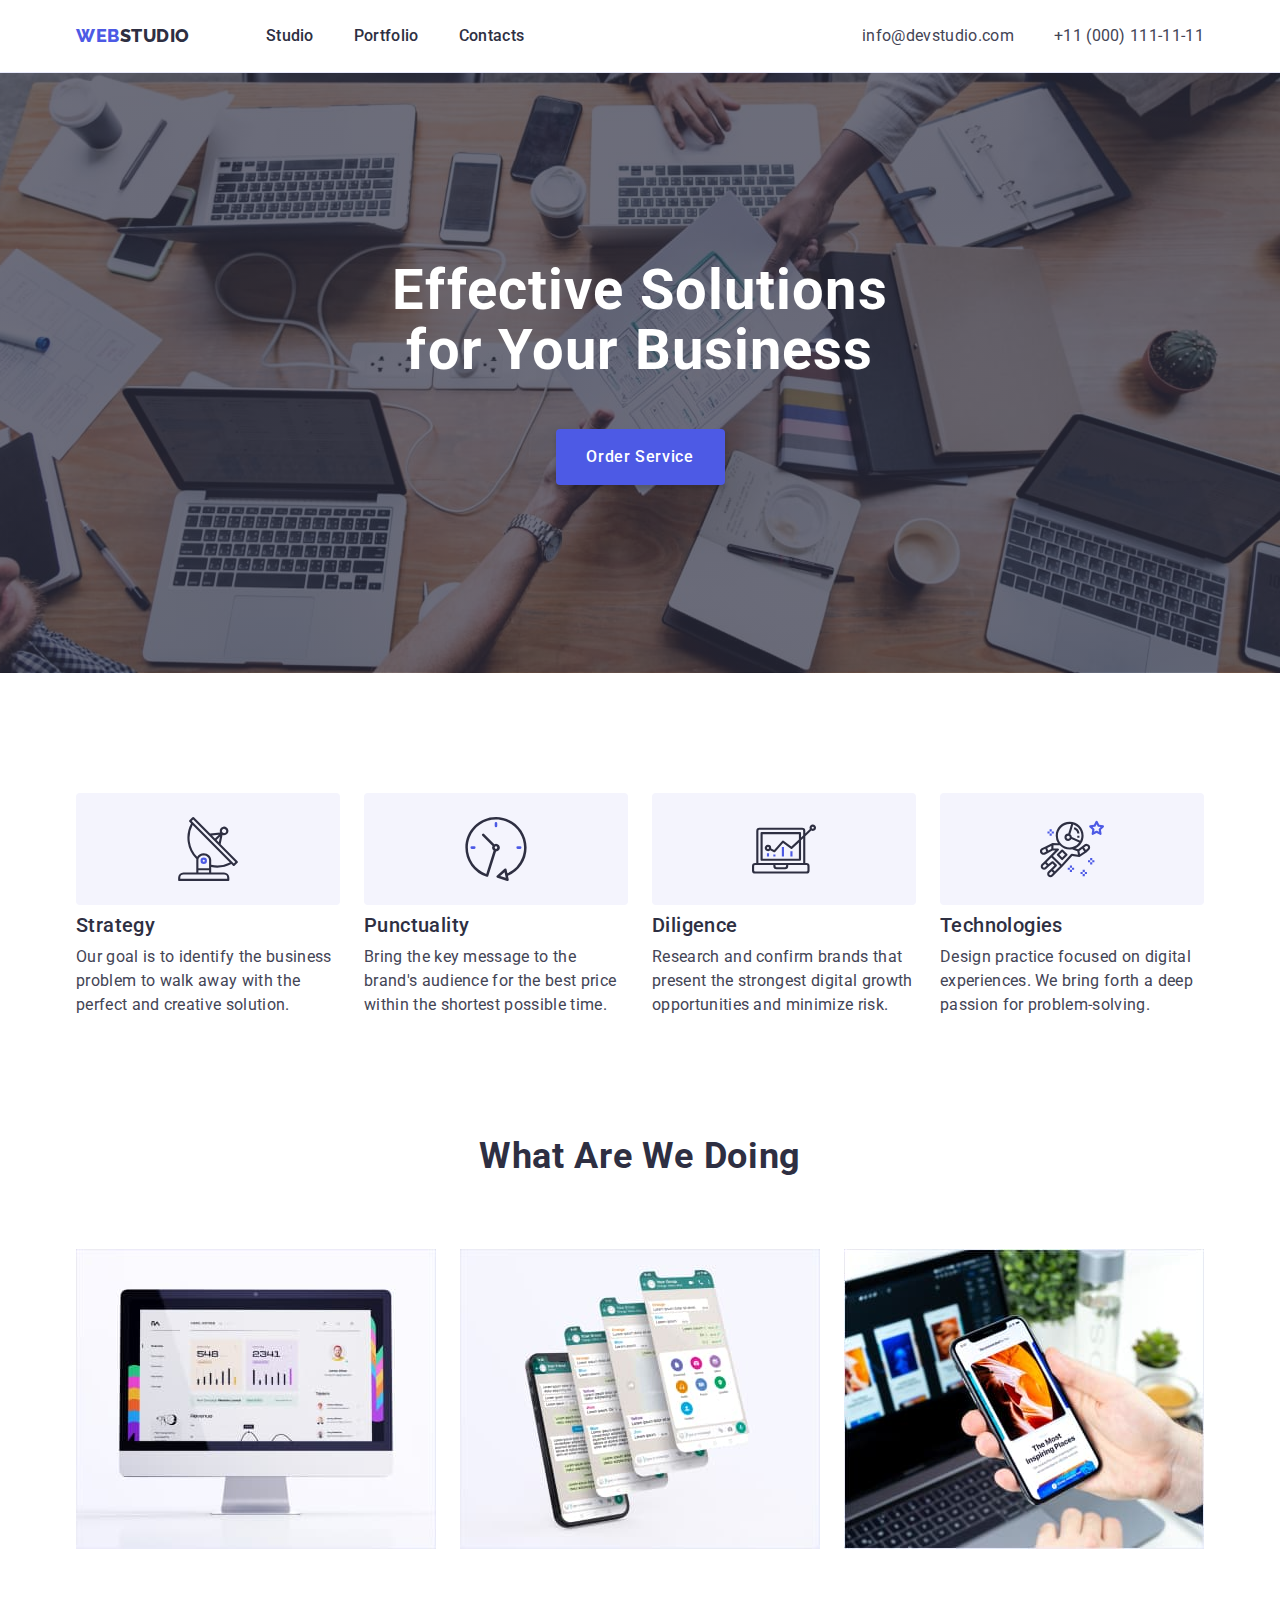
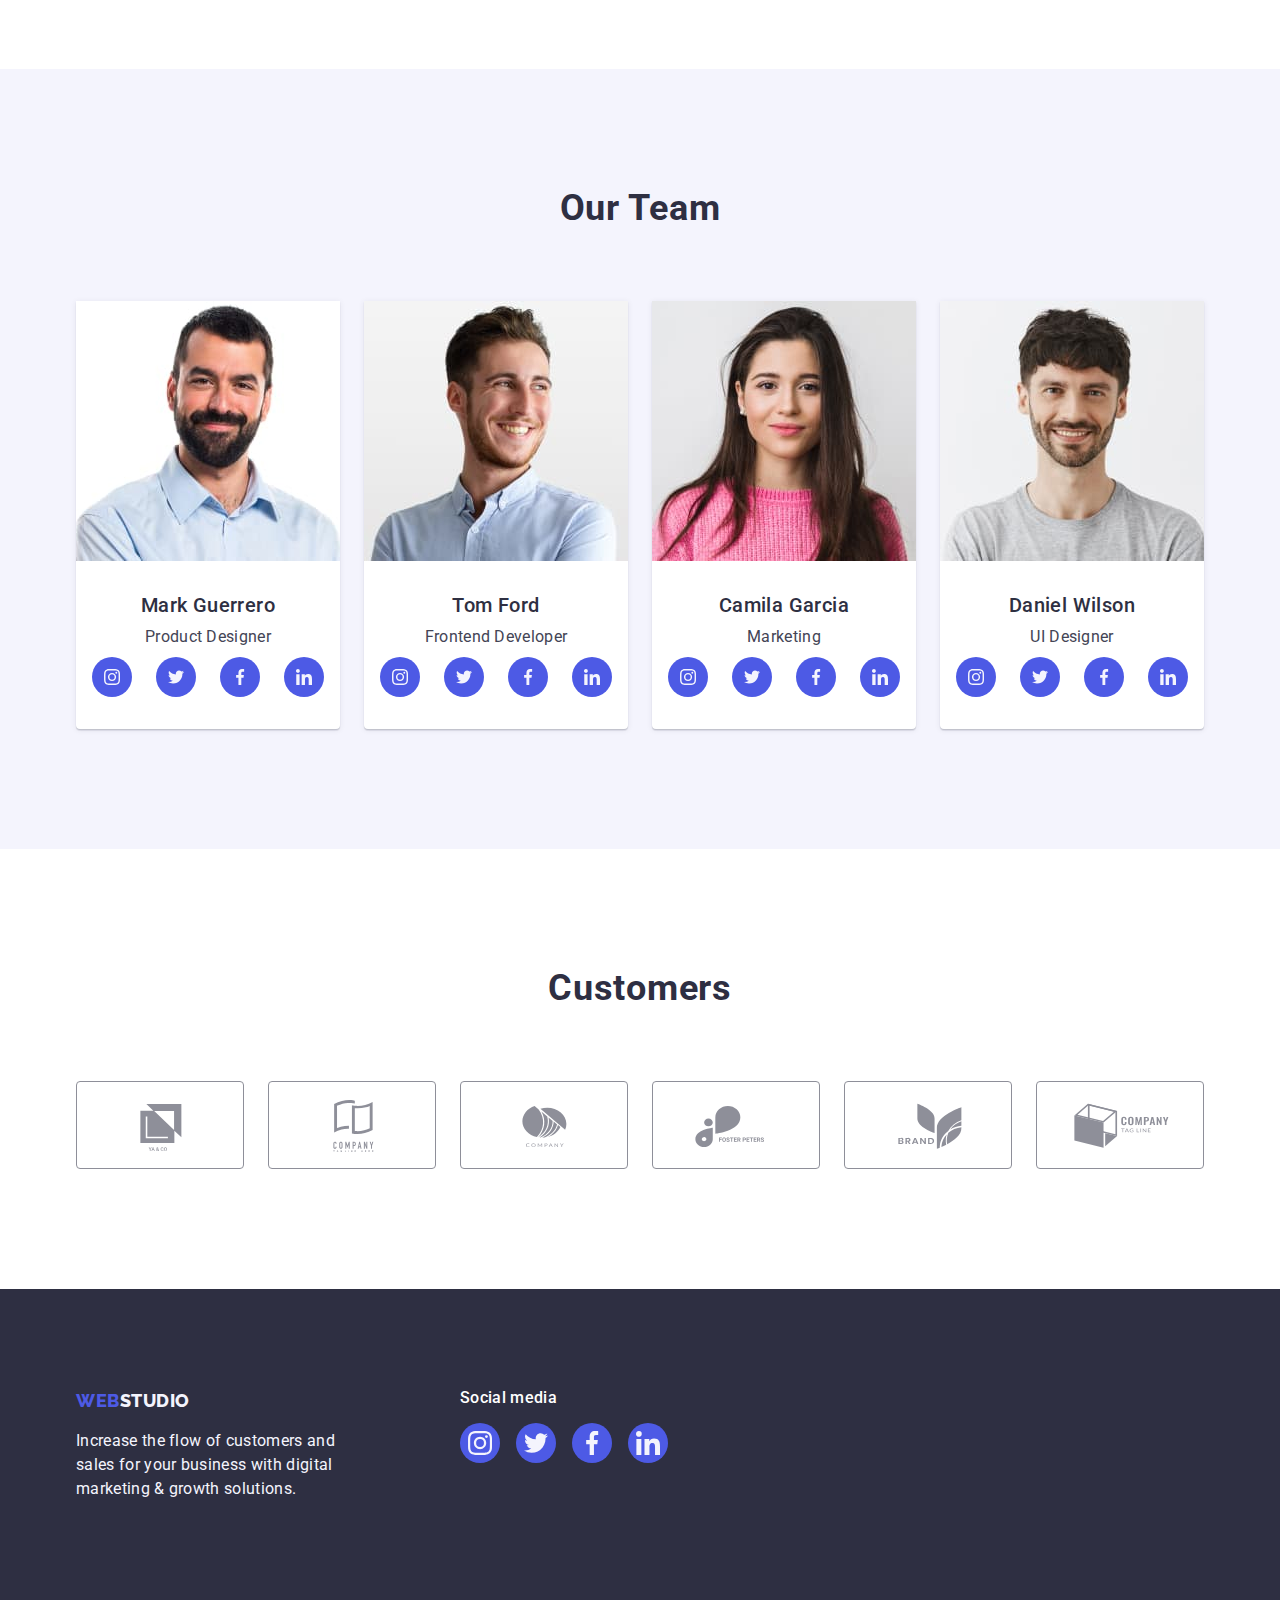
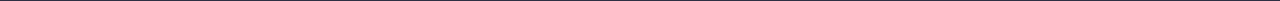
<file: index.html>
<!DOCTYPE html>
<html lang="en">
<head>
    <meta charset="UTF-8">
    <meta http-equiv="X-UA-Compatible" content="IE=edge">
    <meta name="viewport" content="width=device-width, initial-scale=1.0">
    <title>Студія GOIT-MARKUP-HW-04</title>
    <link rel="preconnect" href="https://fonts.googleapis.com">
    <link rel="preconnect" href="https://fonts.gstatic.com" crossorigin>
    <link href="https://fonts.googleapis.com/css2?family=Raleway:wght@800&family=Roboto:wght@400;500;700&display=swap" rel="stylesheet">
    <link rel="stylesheet" href="https://cdnjs.cloudflare.com/ajax/libs/modern-normalize/1.1.0/modern-normalize.min.css"/>
    <link rel="stylesheet" href="./css/styles.css">
</head>
<body>
    <header class="header">
        <div class="container container-header">
        <nav class="header-nav">
            <a class="header-logo link" href="./index.html">Web<span class="ingredient">Studio</span></a>
            <ul class="header-list list">
                <li class="header-item"> <a class="header-link link" href="./index.html">Studio</a></li>
                <li class="header-item"> <a class="header-link link" href="./portfolio.html">Portfolio</a></li>
                <li class="header-item"> <a class="header-link link" href="">Contacts</a></li>
            </ul>
        </nav>
            <address class="header-address">
            <ul class="header-addr-list list">
                <li class="header-item-address"><a class="contact-link link" href="mailto:info@devstudio.com">info@devstudio.com</a></li>
                <li class="header-item-address"><a class="contact-link link tel" href="tel:+110001111111">+11 (000) 111-11-11</a></li>
            </ul>
            </address>
        </div>
    </header>
    <main>
        <section class="section-one">
            <div class="container container-sectone">
    <h1 class="section-one-title">Effective Solutions<br> for Your Business</h1>
    <button type="button" class="btn">Order Service</button>
</div>
        </section>
<section class="about">
    <div class="container about-container">
        <h2 class="about-title" hidden>about us</h2>
        <ul class="about-list list">
            <li class="about-item">
                <div class="about-container-item">
                    <svg width="64" height="64" class="about-icon">
                        <use href="./images/abouticon.svg#icon-antenna"></use>
                    </svg>
                </div>
                <h3 class="about-item-title">Strategy</h3>
               <p class="about-text">Our goal is to identify the business problem to walk away with the perfect and creative solution.</p>
            </li>
        <li class="about-item">
            <div class="about-container-item">
                <svg width="64" height="64" class="about-icon">
                    <use href="./images/abouticon.svg#icon-clock"></use>
                </svg>
            </div>
            <h3 class="about-item-title">Punctuality</h3>
            <p class="about-text">Bring the key message to the brand's audience for the best price within the shortest possible time.</p>
        </li>
        <li class="about-item">
            <div class="about-container-item">
                <svg width="64" height="64" class="about-icon">
                    <use href="./images/abouticon.svg#icon-diagram"></use>
                </svg>
            </div>
            <h3 class="about-item-title">Diligence</h3>
            <p class="about-text">Research and confirm brands that present the strongest digital growth opportunities and minimize risk.</p>
        </li>
        <li class="about-item">
            <div class="about-container-item">
                <svg width="64" height="64" class="about-icon">
                    <use href="./images/abouticon.svg#icon-astronaut"></use>
                </svg>
            </div>
            <h3 class="about-item-title">Technologies</h3>
            <p class="about-text">Design practice focused on digital experiences. We bring forth a deep passion for problem-solving.</p>
        </li>
    </ul>
</div>
        </section>
        <section class="what">
            <div class="container what-container">
            <h2 class="what-title">What are we doing</h2>
            <ul class="what-list list">
                <li class="what-item"><img src="./images/img1.jpg" alt="PC" height="300" width="360"></li>
                <li class="what-item"><img src="./images/img2.jpg" alt="Phone" height="300" width="360"></li>
                <li class="what-item"><img src="./images/img3.jpg" alt="PC and phone" height="300" width="360"></li>
            </ul>
        </div>
        </section>
        <section class="ourteam">
            <div class="container ourteam-container">
            <h2 class="ourteam-title">Our Team</h2>
            <ul class="ourteam-list list">
                <li class="ourteam-item"><img src="./images/guerrero.jpg" alt="Photo Mark Guerrero" height="260" width="264">
                    <div class="ourteam-wrap">
                        <h3 class="ourteam-item-title">Mark Guerrero</h3>
                        <p class="ourteam-text">Product Designer</p>
                        <ul class="ourteam-soc-list list">
                            <li class="ourteam-soc-item">
                                <a href="" class="ourteam-soc-link link">
                                    <svg width="16" height="16" class="ourteam-soc-icon">
                                        <use href="./images/socicon.svg#icon-instagram"></use>
                                    </svg>
                                </a></li>
                            <li class="ourteam-soc-item">
                                <a href="" class="ourteam-soc-link link">
                                    <svg width="16" height="16" class="ourteam-soc-icon">
                                        <use href="./images/socicon.svg#icon-twitter"></use>
                                    </svg>
                            </a></li>
                            <li class="ourteam-soc-item">
                                <a href="" class="ourteam-soc-link link">
                                    <svg width="16" height="16" class="ourteam-soc-icon">
                                        <use href="./images/socicon.svg#icon-facebook"></use>
                                    </svg>
                                </a></li>
                            <li class="ourteam-soc-item">
                                <a href="" class="ourteam-soc-link link">
                                    <svg width="16" height="16" class="ourteam-soc-icon">
                                        <use href="./images/socicon.svg#icon-linkedin"></use>
                                    </svg>
                                </a></li>
                        </ul>
                    </div>
                </li>
                <li class="ourteam-item"><img src="./images/ford.jpg" alt="Photo Tom Ford" height="260" width="264">
                    <div class="ourteam-wrap">
                        <h3 class="ourteam-item-title">Tom Ford</h3>
                        <p class="ourteam-text">Frontend Developer</p>
                        <ul class="ourteam-soc-list list">
                            <li class="ourteam-soc-item">
                                <a href="" class="ourteam-soc-link link">
                                    <svg width="16" height="16" class="ourteam-soc-icon">
                                        <use href="./images/socicon.svg#icon-instagram"></use>
                                    </svg>
                                </a></li>
                            <li class="ourteam-soc-item">
                                <a href="" class="ourteam-soc-link link">
                                    <svg width="16" height="16" class="ourteam-soc-icon">
                                        <use href="./images/socicon.svg#icon-twitter"></use>
                                    </svg>
                            </a></li>
                            <li class="ourteam-soc-item">
                                <a href="" class="ourteam-soc-link link">
                                    <svg width="16" height="16" class="ourteam-soc-icon">
                                        <use href="./images/socicon.svg#icon-facebook"></use>
                                    </svg>
                                </a></li>
                            <li class="ourteam-soc-item">
                                <a href="" class="ourteam-soc-link link">
                                    <svg width="16" height="16" class="ourteam-soc-icon">
                                        <use href="./images/socicon.svg#icon-linkedin"></use>
                                    </svg>
                                </a></li>
                        </ul>
                    </div>
                </li>
                <li class="ourteam-item"><img src="./images/garcia.jpg" alt="Photo Camila Garcia" height="260" width="264">
                    <div class="ourteam-wrap">
                        <h3 class="ourteam-item-title">Camila Garcia</h3>
                        <p class="ourteam-text">Marketing</p>
                        <ul class="ourteam-soc-list list">
                            <li class="ourteam-soc-item">
                                <a href="" class="ourteam-soc-link link">
                                    <svg width="16" height="16" class="ourteam-soc-icon">
                                        <use href="./images/socicon.svg#icon-instagram"></use>
                                    </svg>
                                </a></li>
                            <li class="ourteam-soc-item">
                                <a href="" class="ourteam-soc-link link">
                                    <svg width="16" height="16" class="ourteam-soc-icon">
                                        <use href="./images/socicon.svg#icon-twitter"></use>
                                    </svg>
                            </a></li>
                            <li class="ourteam-soc-item">
                                <a href="" class="ourteam-soc-link link">
                                    <svg width="16" height="16" class="ourteam-soc-icon">
                                        <use href="./images/socicon.svg#icon-facebook"></use>
                                    </svg>
                                </a></li>
                            <li class="ourteam-soc-item">
                                <a href="" class="ourteam-soc-link link">
                                    <svg width="16" height="16" class="ourteam-soc-icon">
                                        <use href="./images/socicon.svg#icon-linkedin"></use>
                                    </svg>
                                </a></li>
                        </ul>
                    </div>
                </li>
                <li class="ourteam-item"><img src="./images/wilson.jpg" alt="Photo Daniel Wilson" height="260" width="264">
                    <div class="ourteam-wrap">
                        <h3 class="ourteam-item-title">Daniel Wilson</h3>
                        <p class="ourteam-text">UI Designer</p>
                        <ul class="ourteam-soc-list list">
                            <li class="ourteam-soc-item">
                                <a href="" class="ourteam-soc-link link">
                                    <svg width="16" height="16" class="ourteam-soc-icon">
                                        <use href="./images/socicon.svg#icon-instagram"></use>
                                    </svg>
                                </a></li>
                            <li class="ourteam-soc-item">
                                <a href="" class="ourteam-soc-link link">
                                    <svg width="16" height="16" class="ourteam-soc-icon">
                                        <use href="./images/socicon.svg#icon-twitter"></use>
                                    </svg>
                            </a></li>
                            <li class="ourteam-soc-item">
                                <a href="" class="ourteam-soc-link link">
                                    <svg width="16" height="16" class="ourteam-soc-icon">
                                        <use href="./images/socicon.svg#icon-facebook"></use>
                                    </svg>
                                </a></li>
                            <li class="ourteam-soc-item">
                                <a href="" class="ourteam-soc-link link">
                                    <svg width="16" height="16" class="ourteam-soc-icon">
                                        <use href="./images/socicon.svg#icon-linkedin"></use>
                                    </svg>
                                </a></li>
                        </ul>
                    </div>
                </li>
            </ul>
        </div>
        </section>
<section class="customers">
    <div class="container customers-container">
        <h2 class="customers-title">Customers</h2>
        <ul class="customers-list list">
            <li class="customers-item">
                <a href="" class="customers-item-link link">
                    <svg width="104" height="56" class="customers-icon">
                            <use href="./images/custicon.svg#icon-logo1"></use>
                        </svg>
                    </a>
            </li>
            <li class="customers-item">
                <a href="" class="customers-item-link link">
                <svg width="104" height="56" class="customers-icon">
                        <use href="./images/custicon.svg#icon-logo2"></use>
                    </svg>
                    </a>
            </li>
            <li class="customers-item">
                <a href="" class="customers-item-link link">
                <svg width="104" height="56" class="customers-icon">
                        <use href="./images/custicon.svg#icon-logo3"></use>
                    </svg>
                    </a>
            </li>
            <li class="customers-item">
                <a href="" class="customers-item-link link">
                <svg width="104" height="56" class="customers-icon">
                        <use href="./images/custicon.svg#icon-logo4"></use>
                    </svg>
                    </a>
            </li>
            <li class="customers-item">
                <a href="" class="customers-item-link link">
                <svg width="104" height="56" class="customers-icon">
                        <use href="./images/custicon.svg#icon-logo5"></use>
                    </svg>
                    </a>
            </li>
            <li class="customers-item">
                <a href="" class="customers-item-link link">
                <svg width="104" height="56" class="customers-icon">
                        <use href="./images/custicon.svg#icon-logo6"></use>
                    </svg>
                    </a>
            </li>
        </ul>
</section>
</main>
<footer class="footer">
    <div class="container container-footer">
        <div class="footer-logo-div">
            <a class="footer-logo link" href="./index.html">Web<span class="ingred">Studio</span></a>
            <p class="footer-text">Increase the flow of customers and sales for your business with digital marketing & growth solutions.</p>
        </div>
        <div class="footer-soc">
                <p class="footer-soc-title"> Social media </p>
                <ul class="footer-soc-list list">
                    <li class="footer-soc-item">
                        <a href="" class="footer-soc-link link">
                            <svg width="24" height="24" class="footer-soc-icon">
                                <use href="./images/socicon.svg#icon-instagram"></use>
                            </svg>
                        </a>
                    </li>
                    <li class="footer-soc-item">
                        <a href="" class="footer-soc-link link">
                            <svg width="24" height="24" class="footer-soc-icon">
                                <use href="./images/socicon.svg#icon-twitter"></use>
                            </svg>
                        </a>
                    </li>
                    <li class="footer-soc-item">
                        <a href="" class="footer-soc-link link">
                            <svg width="24" height="24" class="footer-soc-icon">
                                <use href="./images/socicon.svg#icon-facebook"></use>
                            </svg>
                        </a>
                    </li>
                    <li class="footer-soc-item">
                        <a href="" class="footer-soc-link link">
                            <svg width="24" height="24" class="footer-soc-icon">
                                <use href="./images/socicon.svg#icon-linkedin"></use>
                            </svg>
                        </a>
                    </li>
                </ul>
        </div>
    </div>    
</footer>
</body>
</html>
</file>
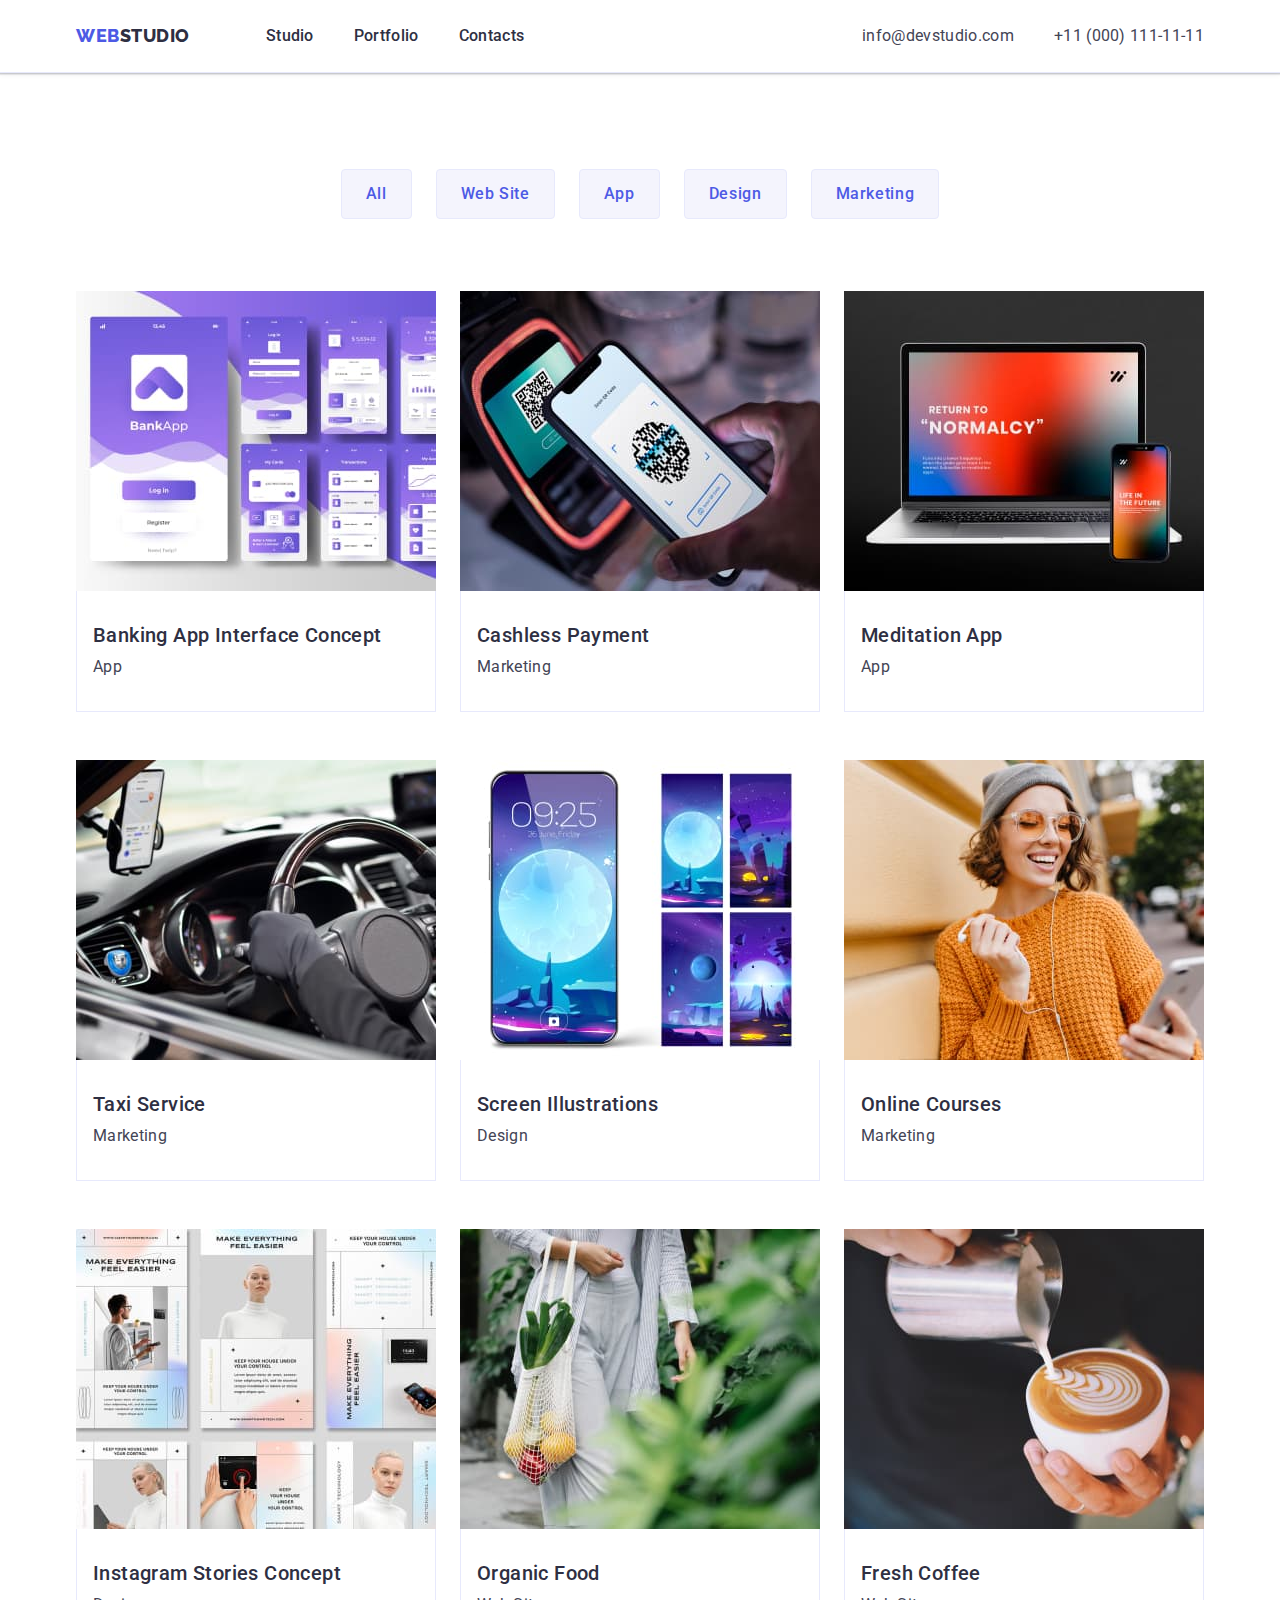
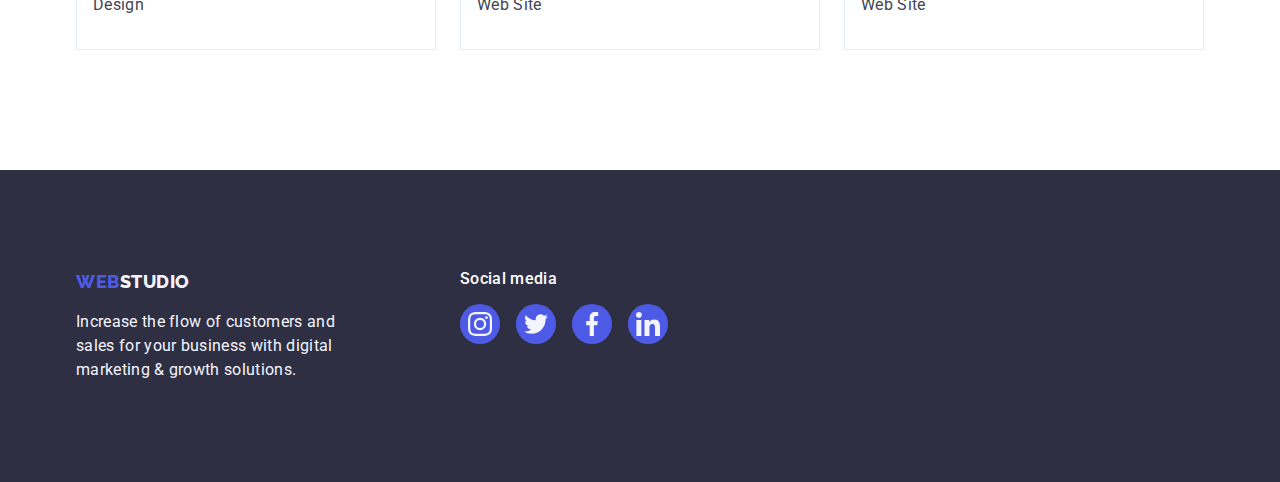
<file: portfolio.html>
<!DOCTYPE html>
<html lang="en">
    <head>
        <meta charset="UTF-8">
        <meta http-equiv="X-UA-Compatible" content="IE=edge">
        <meta name="viewport" content="width=device-width, initial-scale=1.0">
        <title>Студія GOIT-MARKUP-HW-03</title>
        <link rel="preconnect" href="https://fonts.googleapis.com">
        <link rel="preconnect" href="https://fonts.gstatic.com" crossorigin>
        <link href="https://fonts.googleapis.com/css2?family=Raleway:wght@800&family=Roboto:wght@400;500;700&display=swap" rel="stylesheet">
        <link rel="stylesheet" href="https://cdnjs.cloudflare.com/ajax/libs/modern-normalize/1.1.0/modern-normalize.min.css"/>
        <link rel="stylesheet" href="./css/styles.css">
    </head>
<body>
    <header class="header">
        <div class="container container-header">
        <nav class="header-nav">
            <a class="header-logo link" href="./index.html">Web<span class="ingredient">Studio</span></a>
            <ul class="header-list list">
                <li class="header-item"> <a class="header-link link" href="./index.html">Studio</a></li>
                <li class="header-item"> <a class="header-link link" href="./portfolio.html">Portfolio</a></li>
                <li class="header-item"> <a class="header-link link" href="">Contacts</a></li>
            </ul>
        </nav>
            <address class="header-address">
            <ul class="header-addr-list list">
                <li class="header-item-address"><a class="contact-link link" href="mailto:info@devstudio.com">info@devstudio.com</a></li>
                <li class="header-item-address"><a class="contact-link link tel" href="tel:+110001111111">+11 (000) 111-11-11</a></li>
               </ul>
            </address>
      </div>
    </header>
 <main>
   <section class="service list">
      <div class="container service-container">
          <h1 class="service-title visually-hidden">Portfolio</h1>
          <ul class="list btn-list">
                <li> <button type="button" class="btnportfolio">All</button></li>
                <li> <button type="button" class="btnportfolio">Web Site</button></li>
                <li> <button type="button" class="btnportfolio">App</button></li>
                <li> <button type="button" class="btnportfolio">Design</button></li>
                <li> <button type="button" class="btnportfolio">Marketing</button></li>
          </ul>
          <ul class="service-list list">
                <li class="service-item">
                    <a class="service-item-link link" href=""><img src="./images/bankapp.jpg" alt="web-banking" height="300" width="360">
                       <div class="service-item-div">
                           <h2 class="service-title">Banking App Interface Concept</h2>
                           <p class="service-text">App</p>
                       </div>
                    </a>
                </li>
                <li class="service-item">
                    <a class="service-item-link link" href=""><img src="./images/cashpay.jpg" alt="cashless payment" height="300" width="360">
                    <div class="service-item-div">
                        <h2 class="service-title">Cashless Payment</h2>
                        <p class="service-text">Marketing</p>
                    </div>
                    </a>
                </li>
                <li class="service-item"><a class="service-item-link link" href=""><img src="./images/meditapp.jpg" alt="Photo Meditation" height="300" width="360">
                   <div class="service-item-div">
                        <h2 class="service-title">Meditation App</h2>
                        <p class="service-text">App</p>
                    </div>
                   </a>
                </li>
                <li class="service-item">
                    <a class="service-item-link link" href=""><img src="./images/taxiserv.jpg" alt="Photo in taxi" height="300" width="360">
                   <div class="service-item-div">
                        <h2 class="service-title">Taxi Service</h2>
                        <p class="service-text">Marketing</p>
                   </div>
                   </a>
                </li>
                <li class="service-item">
                    <a class="service-item-link link" href=""><img src="./images/screenillustr.jpg" alt="Photo phone" height="300" width="360">
                   <div class="service-item-div">
                    <h2 class="service-title">Screen Illustrations</h2>
                    <p class="service-text">Design</p>
                    </div>
                    </a>
                </li>
                <li class="service-item">
                    <a class="service-item-link link" href=""><img src="./images/onlinecurs.jpg" alt="Photo girl" height="300" width="360">
                   <div class="service-item-div">
                    <h2 class="service-title">Online Courses</h2>
                    <p class="service-text">Marketing</p>
                    </div>
                    </a>
                </li>
                <li class="service-item">
                    <a class="service-item-link link" href=""><img src="./images/inststorconcept.jpg" alt="Rhoto from instagram" height="300" width="360">
                   <div class="service-item-div">
                    <h2 class="service-title">Instagram Stories Concept</h2>
                    <p class="service-text">Design</p>
                    </div>
                    </a>
                </li>
                <li class="service-item">
                    <a class="service-item-link link" href=""><img src="./images/organicfood.jpg" alt="Organic food" height="300" width="360">
                   <div class="service-item-div">
                    <h2 class="service-title">Organic Food</h2>
                    <p class="service-text">Web Site</p>
                    </div>
                    </a>
                </li>
                <li class="service-item">
                    <a class="service-item-link link" href=""><img src="./images/freshcoffee.jpg" alt="Coffee" height="300" width="360">                    
                   <div class="service-item-div">
                    <h2 class="service-title">Fresh Coffee</h2>
                    <p class="service-text">Web Site</p>
                    </div>
                    </a>
                </li>
                </ul>
      </div >
    </section>
   </main>
   <footer class="footer">
    <div class="container container-footer">
        <div class="footer-logo-div">
            <a class="footer-logo link" href="./index.html">Web<span class="ingred">Studio</span></a>
            <p class="footer-text">Increase the flow of customers and sales for your business with digital marketing & growth solutions.</p>
        </div>
        <div class="footer-soc">
                <p class="footer-soc-title"> Social media </p>
                <ul class="footer-soc-list list">
                    <li class="footer-soc-item">
                        <a href="" class="footer-soc-link link">
                            <svg width="24" height="24" class="footer-soc-icon">
                                <use href="./images/socicon.svg#icon-instagram"></use>
                            </svg>
                        </a>
                    </li>
                    <li class="footer-soc-item">
                        <a href="" class="footer-soc-link link">
                            <svg width="24" height="24" class="footer-soc-icon">
                                <use href="./images/socicon.svg#icon-twitter"></use>
                            </svg>
                        </a>
                    </li>
                    <li class="footer-soc-item">
                        <a href="" class="footer-soc-link link">
                            <svg width="24" height="24" class="footer-soc-icon">
                                <use href="./images/socicon.svg#icon-facebook"></use>
                            </svg>
                        </a>
                    </li>
                    <li class="footer-soc-item">
                        <a href="" class="footer-soc-link link">
                            <svg width="24" height="24" class="footer-soc-icon">
                                <use href="./images/socicon.svg#icon-linkedin"></use>
                            </svg>
                        </a>
                    </li>
                </ul>
        </div>
    </div>    
</footer>
</body>
</html>
</file>
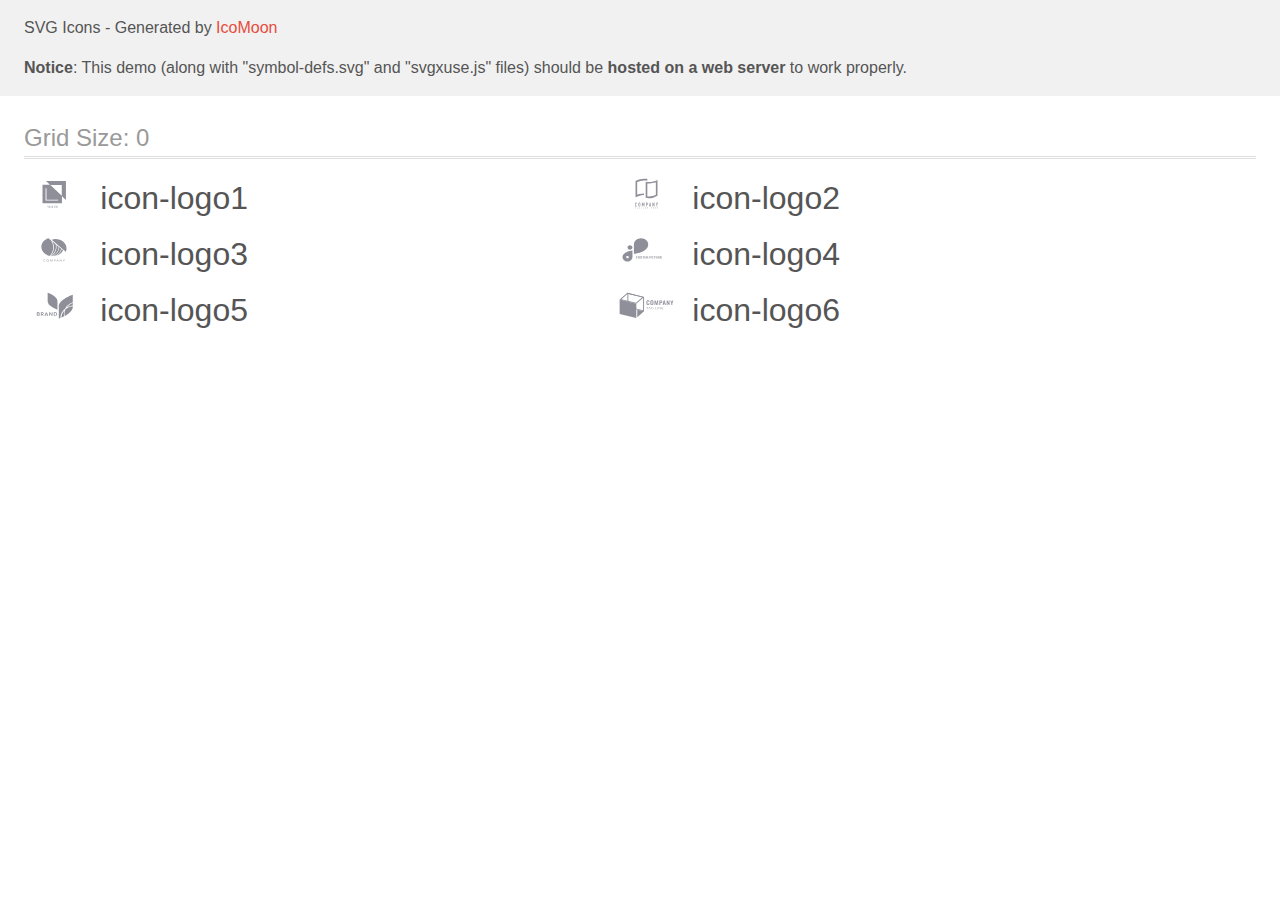
<file: images/icomoon/demo-external-svg.html>
<!doctype html>
<html>
<head>
    <title>IcoMoon - SVG Icons</title>
    <meta charset="utf-8">
    <meta name="viewport" content="width=device-width, initial-scale=1">
    <link rel="stylesheet" href="demo-files/demo.css">
    <link rel="stylesheet" href="style.css">
</head>
<body>
<header class="bgc1 clearfix">
<div class="mhl">
    <p>SVG Icons - Generated by <a href="https://icomoon.io/app">IcoMoon</a></p><p><strong>Notice</strong>: This demo (along with "symbol-defs.svg" and "svgxuse.js" files) should be <b>hosted on a web server</b> to work properly.</p>
</div>
</header>
    <div class="clearfix mhl ptl">
        <h1 class="mvm mtn fgc1">Grid Size: 0</h1>
        <div class="glyph fs1">
            <div class="clearfix pbs">
                <svg class="icon icon-logo1"><use xlink:href="symbol-defs.svg#icon-logo1"></use></svg><span class="name"> icon-logo1</span>
            </div>
        </div>
        <div class="glyph fs1">
            <div class="clearfix pbs">
                <svg class="icon icon-logo2"><use xlink:href="symbol-defs.svg#icon-logo2"></use></svg><span class="name"> icon-logo2</span>
            </div>
        </div>
        <div class="glyph fs1">
            <div class="clearfix pbs">
                <svg class="icon icon-logo3"><use xlink:href="symbol-defs.svg#icon-logo3"></use></svg><span class="name"> icon-logo3</span>
            </div>
        </div>
        <div class="glyph fs1">
            <div class="clearfix pbs">
                <svg class="icon icon-logo4"><use xlink:href="symbol-defs.svg#icon-logo4"></use></svg><span class="name"> icon-logo4</span>
            </div>
        </div>
        <div class="glyph fs1">
            <div class="clearfix pbs">
                <svg class="icon icon-logo5"><use xlink:href="symbol-defs.svg#icon-logo5"></use></svg><span class="name"> icon-logo5</span>
            </div>
        </div>
        <div class="glyph fs1">
            <div class="clearfix pbs">
                <svg class="icon icon-logo6"><use xlink:href="symbol-defs.svg#icon-logo6"></use></svg><span class="name"> icon-logo6</span>
            </div>
        </div>
  </div>
<script defer src="svgxuse.js"></script>
</body>
</html>
</file>
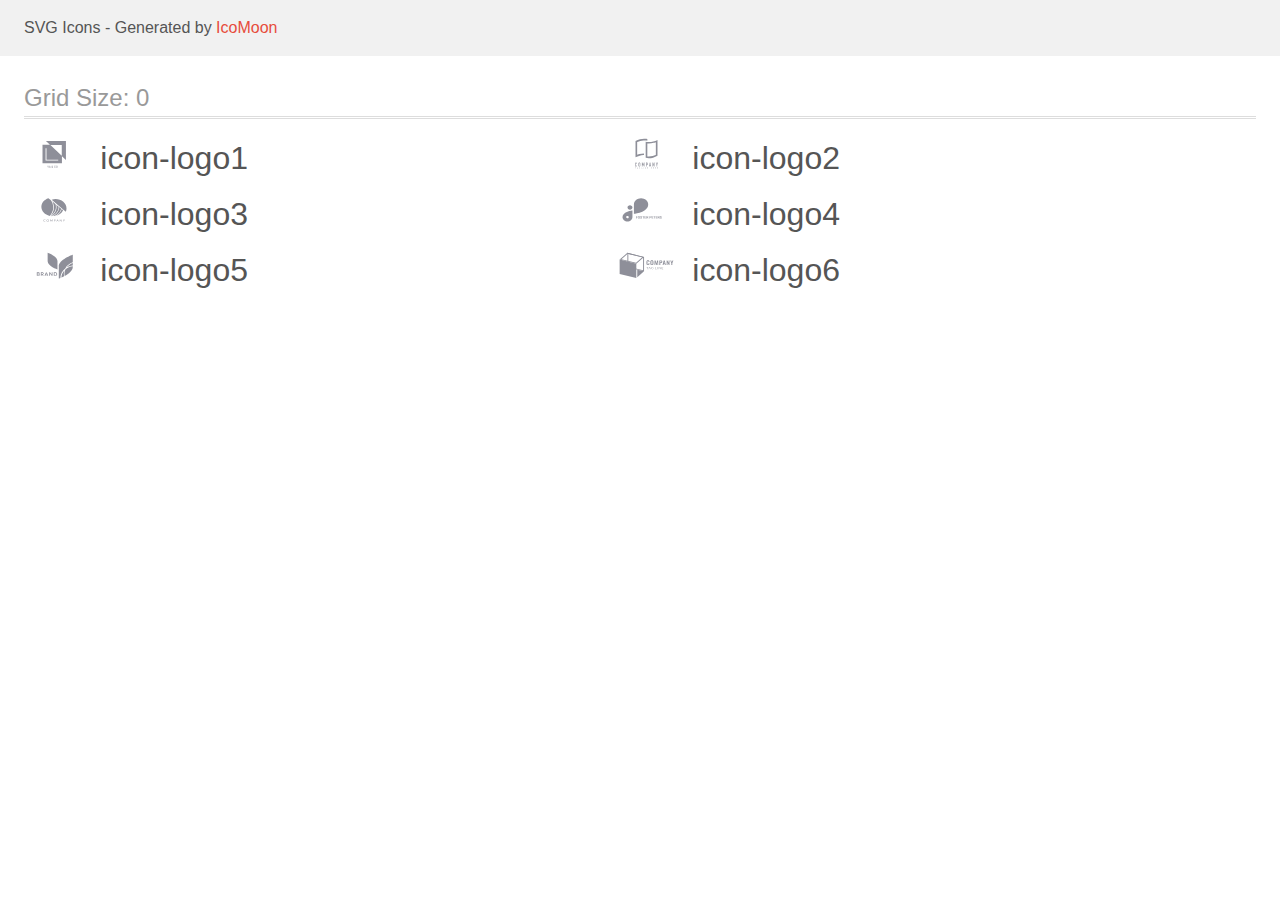
<file: images/icomoon/demo.html>
<!doctype html>
<html>
<head>
    <title>IcoMoon - SVG Icons</title>
    <meta charset="utf-8">
    <meta name="viewport" content="width=device-width, initial-scale=1">
    <link rel="stylesheet" href="demo-files/demo.css">
    <link rel="stylesheet" href="style.css">
</head>
<body>
<svg aria-hidden="true" style="position: absolute; width: 0; height: 0; overflow: hidden;" version="1.1" xmlns="http://www.w3.org/2000/svg" xmlns:xlink="http://www.w3.org/1999/xlink">
<defs>
<symbol id="icon-logo1" viewBox="0 0 59 32">
<path fill="#8e8f99" style="fill: var(--color1, #8e8f99)" d="M21.714 4l4.004 3.815-7.433-0.004v18.51h19.429v-7.077l4 3.811v-19.054h-20zM37.538 18.796l-11.354-10.817h11.354v10.817zM34.013 23.613h-12.653v-12.449h0.894v11.606h11.759v0.843zM23.883 29.749l-0.472-0.97h-0.389l0.684 1.284v0.748h0.353v-0.748l0.684-1.284h-0.388l-0.472 0.97zM25.622 28.78h0.084l0.767 2.031h-0.368l-0.164-0.476h-0.786l-0.164 0.476h-0.367l0.765-2.031h0.234zM25.249 30.058h0.595l-0.298-0.862-0.297 0.862zM27.704 29.721c-0.015-0.020-0.030-0.038-0.044-0.057-0.052-0.069-0.093-0.135-0.121-0.2s-0.043-0.132-0.043-0.201c0-0.106 0.022-0.197 0.066-0.273s0.106-0.135 0.186-0.176c0.080-0.042 0.173-0.063 0.28-0.063 0.103 0 0.192 0.021 0.266 0.063 0.075 0.041 0.133 0.095 0.173 0.163s0.061 0.142 0.061 0.223c0 0.064-0.012 0.123-0.035 0.176s-0.055 0.101-0.096 0.145c-0.041 0.044-0.088 0.085-0.142 0.124l-0.141 0.103 0.402 0.475c0.013-0.026 0.025-0.053 0.036-0.082 0.034-0.089 0.052-0.188 0.052-0.297h0.29c0 0.099-0.010 0.192-0.029 0.28s-0.049 0.17-0.091 0.245c-0.017 0.031-0.036 0.061-0.058 0.090l0.298 0.351h-0.389l-0.118-0.139c-0.064 0.049-0.133 0.086-0.208 0.114-0.099 0.035-0.204 0.053-0.315 0.053-0.135 0-0.252-0.025-0.35-0.074s-0.175-0.117-0.229-0.204c-0.053-0.087-0.080-0.186-0.080-0.297 0-0.083 0.017-0.155 0.052-0.218s0.081-0.122 0.141-0.176c0.055-0.050 0.118-0.1 0.188-0.15zM27.871 29.925l-0.042 0.031c-0.049 0.040-0.086 0.079-0.11 0.116s-0.039 0.070-0.046 0.1c-0.008 0.031-0.011 0.058-0.011 0.081 0 0.059 0.013 0.113 0.038 0.162s0.064 0.087 0.113 0.116c0.050 0.028 0.111 0.042 0.183 0.042 0.077 0 0.152-0.017 0.225-0.052 0.036-0.018 0.071-0.039 0.103-0.064l-0.452-0.532zM27.951 29.554l0.125-0.084c0.059-0.039 0.1-0.077 0.126-0.114s0.038-0.086 0.038-0.142c0-0.048-0.019-0.093-0.056-0.134s-0.090-0.061-0.158-0.061c-0.047 0-0.087 0.011-0.12 0.034s-0.057 0.050-0.074 0.087c-0.016 0.035-0.024 0.075-0.024 0.119 0 0.042 0.011 0.085 0.032 0.13s0.051 0.090 0.088 0.138c0.008 0.010 0.015 0.020 0.023 0.029zM31.505 30.15h-0.349c-0.010 0.088-0.032 0.163-0.064 0.225s-0.079 0.106-0.141 0.138c-0.061 0.032-0.142 0.047-0.241 0.047-0.082 0-0.152-0.016-0.211-0.049s-0.107-0.079-0.145-0.138c-0.037-0.059-0.065-0.131-0.084-0.213s-0.026-0.177-0.026-0.279v-0.172c0-0.108 0.010-0.204 0.029-0.287s0.051-0.156 0.091-0.213c0.040-0.058 0.090-0.101 0.149-0.131s0.129-0.045 0.209-0.045c0.098 0 0.177 0.017 0.237 0.050s0.106 0.080 0.137 0.142c0.032 0.062 0.052 0.137 0.061 0.225h0.349c-0.014-0.136-0.052-0.256-0.114-0.361s-0.148-0.187-0.259-0.247c-0.112-0.060-0.248-0.089-0.41-0.089-0.127 0-0.242 0.022-0.345 0.067s-0.188 0.109-0.261 0.194c-0.073 0.084-0.128 0.185-0.167 0.303s-0.057 0.25-0.057 0.396v0.169c0 0.146 0.019 0.278 0.056 0.396s0.093 0.219 0.165 0.303c0.072 0.083 0.158 0.147 0.258 0.192s0.213 0.067 0.339 0.067c0.164 0 0.303-0.030 0.417-0.089s0.203-0.141 0.266-0.244c0.063-0.104 0.1-0.223 0.112-0.356zM33.443 29.851v-0.112c0-0.153-0.020-0.291-0.061-0.412s-0.097-0.226-0.172-0.311c-0.074-0.087-0.163-0.152-0.266-0.197s-0.218-0.068-0.343-0.068c-0.125 0-0.239 0.023-0.342 0.068s-0.191 0.11-0.266 0.197c-0.074 0.086-0.132 0.189-0.173 0.311s-0.061 0.258-0.061 0.412v0.112c0 0.154 0.020 0.291 0.061 0.413s0.1 0.226 0.176 0.311c0.075 0.086 0.164 0.151 0.266 0.197s0.217 0.067 0.342 0.067c0.126 0 0.24-0.022 0.343-0.067s0.192-0.111 0.265-0.197c0.074-0.086 0.132-0.189 0.172-0.311s0.060-0.259 0.060-0.413zM33.092 29.737v0.114c0 0.113-0.011 0.214-0.033 0.301s-0.053 0.161-0.095 0.222c-0.042 0.059-0.093 0.105-0.153 0.135s-0.13 0.045-0.208 0.045c-0.077 0-0.146-0.015-0.206-0.045s-0.113-0.076-0.156-0.135c-0.043-0.060-0.075-0.134-0.098-0.222s-0.033-0.188-0.033-0.301v-0.114c0-0.113 0.011-0.213 0.033-0.3s0.054-0.16 0.096-0.219c0.043-0.059 0.094-0.104 0.155-0.134s0.129-0.046 0.206-0.046 0.147 0.015 0.208 0.046c0.061 0.030 0.113 0.074 0.155 0.134s0.075 0.132 0.096 0.219c0.022 0.087 0.033 0.186 0.033 0.3z"></path>
</symbol>
<symbol id="icon-logo2" viewBox="0 0 59 32">
<path fill="#8e8f99" style="fill: var(--color1, #8e8f99)" d="M28.636 3.391h-0.078c-0.12-0.007-0.24-0.010-0.36-0.013v0h-0.26c-0.227 0-0.458 0.006-0.688 0.017-0.017-0.001-0.035-0.001-0.052 0-2.082 0.118-4.123 0.638-6.009 1.533l-0.247 0.119v12.652l0.578-0.196c0.507-0.174 1.048-0.331 1.607-0.477 1.512-0.388 3.065-0.595 4.626-0.615v1.662c-0.207 0.002-0.408 0.007-0.609 0.017h-0.048c-1.201 0.066-2.393 0.249-3.559 0.546-1.477 0.37-2.901 0.925-4.24 1.652v-16.227c1.39-0.811 2.888-1.42 4.448-1.809 1.37-0.354 2.778-0.535 4.192-0.541h0.244c0.292 0.007 0.577 0.020 0.844 0.041 0.705 0.049 1.404 0.161 2.089 0.333v1.636c-0.666-0.155-1.342-0.257-2.024-0.305-0.014-0.001-0.028-0.002-0.041-0.004-0.141-0.012-0.282-0.024-0.414-0.024zM31.516 5.064c0.363 0.028 0.739 0.041 1.119 0.041 1.487-0.005 2.967-0.195 4.407-0.565 1.476-0.371 2.9-0.927 4.238-1.654v15.938c-1.391 0.81-2.889 1.419-4.449 1.809-1.37 0.352-2.778 0.533-4.192 0.539-1.072 0.009-2.14-0.117-3.18-0.375v-16.041c0.246 0.057 0.499 0.109 0.756 0.153 0.422 0.071 0.867 0.123 1.301 0.155zM39.627 5.187l-0.578 0.195c-0.532 0.179-1.068 0.339-1.608 0.481-1.57 0.403-3.183 0.61-4.804 0.616-0.377 0-0.724-0.010-1.060-0.032l-0.461-0.030v13.015l0.396 0.035c0.367 0.032 0.746 0.048 1.128 0.048 1.276-0.005 2.547-0.17 3.783-0.49 1.018-0.255 2.008-0.611 2.956-1.062l0.247-0.119v-12.656z"></path>
<path fill="#8e8f99" style="fill: var(--color1, #8e8f99)" d="M20.421 25.836c-0.083-0.086-0.183-0.154-0.294-0.199s-0.23-0.066-0.349-0.061c-0.127-0.002-0.253 0.022-0.372 0.070-0.108 0.043-0.207 0.108-0.289 0.19-0.082 0.083-0.145 0.182-0.186 0.291-0.045 0.114-0.068 0.236-0.067 0.359v2.168c-0.005 0.153 0.024 0.305 0.085 0.445 0.051 0.111 0.125 0.21 0.217 0.291 0.087 0.073 0.188 0.126 0.298 0.154 0.105 0.030 0.214 0.045 0.324 0.045 0.121 0.001 0.24-0.025 0.35-0.076 0.108-0.047 0.207-0.116 0.289-0.201 0.080-0.084 0.145-0.183 0.189-0.291 0.046-0.109 0.070-0.227 0.069-0.346v-0.243h-0.567v0.193c0.002 0.066-0.010 0.132-0.033 0.193-0.018 0.046-0.047 0.088-0.082 0.122-0.035 0.028-0.075 0.050-0.119 0.062-0.038 0.013-0.078 0.020-0.119 0.020-0.051 0.006-0.102-0.002-0.149-0.022s-0.087-0.053-0.117-0.094c-0.053-0.087-0.080-0.188-0.075-0.291v-2.021c-0.004-0.112 0.020-0.223 0.069-0.324 0.029-0.046 0.071-0.082 0.12-0.105s0.104-0.032 0.157-0.025c0.049-0.002 0.097 0.008 0.141 0.030s0.082 0.053 0.112 0.092c0.063 0.083 0.097 0.186 0.094 0.291v0.187h0.561v-0.221c0.001-0.13-0.022-0.258-0.069-0.379-0.042-0.114-0.106-0.217-0.189-0.305z"></path>
<path fill="#8e8f99" style="fill: var(--color1, #8e8f99)" d="M23.788 25.811c-0.181-0.153-0.409-0.237-0.645-0.238-0.115 0-0.23 0.021-0.338 0.061-0.11 0.039-0.212 0.1-0.299 0.177-0.094 0.084-0.169 0.188-0.22 0.304-0.057 0.132-0.085 0.276-0.082 0.42v2.079c-0.004 0.146 0.024 0.292 0.082 0.426 0.051 0.112 0.126 0.211 0.22 0.291 0.087 0.080 0.188 0.143 0.299 0.183 0.108 0.040 0.223 0.061 0.338 0.061s0.23-0.021 0.338-0.061c0.113-0.041 0.217-0.103 0.306-0.183 0.090-0.081 0.163-0.18 0.214-0.291 0.058-0.134 0.086-0.279 0.082-0.426v-2.079c0.003-0.144-0.025-0.288-0.082-0.42-0.050-0.115-0.123-0.218-0.214-0.304zM23.523 28.614c0.005 0.055-0.003 0.111-0.022 0.163s-0.050 0.099-0.090 0.138c-0.075 0.063-0.169 0.097-0.267 0.097s-0.192-0.034-0.267-0.097c-0.040-0.038-0.071-0.085-0.090-0.138s-0.027-0.108-0.022-0.163v-2.079c-0.005-0.055 0.003-0.111 0.022-0.163s0.050-0.099 0.090-0.138c0.075-0.063 0.169-0.097 0.267-0.097s0.192 0.034 0.267 0.097c0.040 0.038 0.071 0.085 0.090 0.138s0.027 0.108 0.022 0.163v2.079z"></path>
<path fill="#8e8f99" style="fill: var(--color1, #8e8f99)" d="M28.21 29.543v-3.936h-0.545l-0.716 2.084h-0.010l-0.721-2.084h-0.539v3.936h0.562v-2.395h0.010l0.551 1.693h0.28l0.555-1.693h0.010v2.395h0.562z"></path>
<path fill="#8e8f99" style="fill: var(--color1, #8e8f99)" d="M31.405 25.882c-0.087-0.097-0.196-0.171-0.318-0.215-0.132-0.043-0.269-0.063-0.408-0.061h-0.835v3.936h0.561v-1.537h0.289c0.175 0.008 0.349-0.029 0.506-0.108 0.128-0.071 0.234-0.175 0.308-0.301 0.065-0.105 0.109-0.221 0.129-0.343 0.022-0.148 0.032-0.298 0.030-0.448 0.006-0.189-0.013-0.378-0.055-0.562-0.037-0.136-0.108-0.261-0.207-0.362zM31.116 27.082c-0.002 0.071-0.020 0.141-0.052 0.205-0.032 0.061-0.083 0.109-0.145 0.138-0.083 0.037-0.174 0.054-0.265 0.049h-0.256v-1.338h0.289c0.087-0.004 0.174 0.013 0.253 0.049 0.058 0.033 0.104 0.084 0.132 0.145 0.031 0.069 0.047 0.144 0.049 0.219 0 0.083 0 0.17 0 0.262s0.006 0.186 0 0.27h-0.006z"></path>
<path fill="#8e8f99" style="fill: var(--color1, #8e8f99)" d="M34.062 25.606h-0.46l-0.867 3.936h0.561l0.165-0.846h0.765l0.165 0.846h0.561l-0.889-3.936zM33.544 28.161l0.276-1.427h0.010l0.275 1.427h-0.561z"></path>
<path fill="#8e8f99" style="fill: var(--color1, #8e8f99)" d="M37.686 27.978h-0.010l-0.847-2.371h-0.539v3.936h0.561v-2.367h0.012l0.857 2.367h0.528v-3.936h-0.561v2.371z"></path>
<path fill="#8e8f99" style="fill: var(--color1, #8e8f99)" d="M41.113 25.606l-0.451 1.565h-0.012l-0.451-1.565h-0.594l0.77 2.273v1.664h0.561v-1.664l0.77-2.273h-0.594z"></path>
<path fill="#8e8f99" style="fill: var(--color1, #8e8f99)" d="M18.857 30.654h0.27v0.759h0.184v-0.759h0.269v-0.155h-0.723v0.155z"></path>
<path fill="#8e8f99" style="fill: var(--color1, #8e8f99)" d="M21.13 30.498l-0.354 0.914h0.195l0.075-0.208h0.364l0.078 0.208h0.2l-0.363-0.914h-0.195zM21.101 31.051l0.124-0.339 0.124 0.339h-0.249z"></path>
<path fill="#8e8f99" style="fill: var(--color1, #8e8f99)" d="M23.376 31.076h0.211v0.118c-0.062 0.049-0.138 0.076-0.217 0.077-0.037 0.002-0.074-0.005-0.107-0.020s-0.063-0.038-0.086-0.067c-0.048-0.070-0.072-0.154-0.068-0.238 0-0.203 0.088-0.305 0.263-0.305 0.046-0.005 0.092 0.008 0.13 0.034s0.065 0.066 0.077 0.111l0.181-0.035c-0.039-0.179-0.168-0.269-0.387-0.269-0.117-0.003-0.232 0.039-0.319 0.118-0.046 0.045-0.082 0.1-0.104 0.161s-0.032 0.126-0.027 0.19c-0.005 0.125 0.036 0.248 0.117 0.343 0.045 0.046 0.099 0.082 0.159 0.105s0.124 0.033 0.188 0.029c0.143 0.004 0.282-0.048 0.387-0.145v-0.36h-0.396v0.154z"></path>
<path fill="#8e8f99" style="fill: var(--color1, #8e8f99)" d="M25.67 30.498h-0.185v0.914h0.64v-0.155h-0.455v-0.759z"></path>
<path fill="#8e8f99" style="fill: var(--color1, #8e8f99)" d="M27.61 30.498h-0.185v0.914h0.185v-0.914z"></path>
<path fill="#8e8f99" style="fill: var(--color1, #8e8f99)" d="M29.507 31.109l-0.374-0.61h-0.179v0.914h0.172v-0.597l0.367 0.597h0.184v-0.914h-0.169v0.61z"></path>
<path fill="#8e8f99" style="fill: var(--color1, #8e8f99)" d="M31.221 31.010h0.455v-0.155h-0.455v-0.201h0.49v-0.155h-0.675v0.914h0.694v-0.155h-0.509v-0.247z"></path>
<path fill="#8e8f99" style="fill: var(--color1, #8e8f99)" d="M35.378 30.859h-0.36v-0.36h-0.184v0.914h0.184v-0.4h0.36v0.4h0.184v-0.914h-0.184v0.36z"></path>
<path fill="#8e8f99" style="fill: var(--color1, #8e8f99)" d="M37.103 31.010h0.457v-0.155h-0.457v-0.201h0.492v-0.155h-0.675v0.914h0.692v-0.155h-0.509v-0.247z"></path>
<path fill="#8e8f99" style="fill: var(--color1, #8e8f99)" d="M39.442 31.010c0.159-0.025 0.24-0.109 0.24-0.254 0.005-0.039-0.001-0.078-0.017-0.114s-0.041-0.067-0.073-0.089c-0.083-0.042-0.175-0.060-0.267-0.054h-0.387v0.914h0.184v-0.382h0.036c0.039-0.002 0.078 0.005 0.114 0.020 0.027 0.017 0.049 0.040 0.065 0.067l0.2 0.291h0.22l-0.111-0.179c-0.049-0.088-0.119-0.163-0.202-0.219zM39.257 30.884h-0.136v-0.23h0.145c0.063-0.005 0.126 0.002 0.187 0.022 0.013 0.012 0.024 0.026 0.031 0.043s0.010 0.034 0.009 0.052c-0.001 0.018-0.006 0.035-0.014 0.051s-0.020 0.029-0.035 0.040c-0.060 0.018-0.124 0.026-0.187 0.022z"></path>
<path fill="#8e8f99" style="fill: var(--color1, #8e8f99)" d="M41.206 31.010h0.455v-0.155h-0.455v-0.201h0.492v-0.155h-0.676v0.914h0.694v-0.155h-0.509v-0.247z"></path>
</symbol>
<symbol id="icon-logo3" viewBox="0 0 59 32">
<path fill="#8e8f99" style="fill: var(--color1, #8e8f99)" d="M21.034 28.128c0.009 0 0.018 0.002 0.027 0.005s0.016 0.008 0.022 0.014l0.126 0.119c-0.098 0.096-0.219 0.173-0.355 0.225-0.159 0.057-0.331 0.085-0.503 0.081-0.162 0.003-0.323-0.023-0.473-0.076-0.135-0.048-0.257-0.121-0.357-0.213-0.102-0.095-0.18-0.207-0.23-0.329-0.055-0.136-0.082-0.278-0.080-0.422-0.002-0.144 0.027-0.288 0.087-0.423 0.055-0.122 0.138-0.234 0.244-0.329 0.108-0.093 0.237-0.166 0.379-0.214 0.155-0.051 0.321-0.077 0.487-0.076 0.155-0.003 0.309 0.020 0.453 0.069 0.125 0.046 0.24 0.111 0.339 0.19l-0.106 0.127c-0.007 0.009-0.016 0.017-0.027 0.023-0.012 0.007-0.028 0.011-0.043 0.009-0.016-0.001-0.032-0.006-0.046-0.014l-0.057-0.034-0.079-0.043c-0.034-0.016-0.069-0.030-0.106-0.042-0.047-0.014-0.095-0.026-0.144-0.034-0.062-0.010-0.125-0.014-0.188-0.014-0.12-0.001-0.239 0.018-0.35 0.057-0.104 0.036-0.197 0.090-0.274 0.159-0.079 0.073-0.139 0.16-0.178 0.253-0.044 0.107-0.066 0.22-0.065 0.334-0.002 0.116 0.020 0.23 0.065 0.34 0.038 0.093 0.098 0.179 0.175 0.252 0.072 0.068 0.162 0.122 0.262 0.156 0.103 0.036 0.213 0.055 0.325 0.054 0.064 0.001 0.129-0.003 0.192-0.011 0.104-0.011 0.204-0.042 0.292-0.090 0.044-0.025 0.086-0.053 0.125-0.084 0.016-0.013 0.038-0.021 0.060-0.022z"></path>
<path fill="#8e8f99" style="fill: var(--color1, #8e8f99)" d="M24.678 27.532c0.002 0.143-0.027 0.285-0.085 0.419-0.051 0.122-0.132 0.233-0.238 0.326s-0.232 0.166-0.373 0.214c-0.309 0.101-0.65 0.101-0.959 0-0.14-0.049-0.266-0.122-0.371-0.214-0.105-0.095-0.187-0.206-0.24-0.329-0.114-0.271-0.114-0.568 0-0.84 0.054-0.122 0.135-0.235 0.24-0.33 0.106-0.090 0.232-0.16 0.371-0.206 0.308-0.102 0.651-0.102 0.959 0 0.14 0.049 0.267 0.122 0.372 0.214 0.104 0.094 0.185 0.204 0.238 0.325 0.058 0.135 0.087 0.278 0.085 0.422zM24.347 27.532c0.002-0.114-0.018-0.228-0.060-0.337-0.035-0.093-0.093-0.179-0.169-0.252-0.074-0.069-0.165-0.124-0.267-0.159-0.224-0.074-0.473-0.074-0.697 0-0.102 0.035-0.193 0.090-0.267 0.159-0.077 0.073-0.135 0.159-0.17 0.252-0.080 0.219-0.080 0.454 0 0.674 0.036 0.093 0.094 0.179 0.17 0.252 0.074 0.069 0.165 0.123 0.267 0.158 0.225 0.072 0.472 0.072 0.697 0 0.102-0.035 0.192-0.089 0.267-0.158 0.076-0.073 0.133-0.159 0.169-0.252 0.042-0.109 0.063-0.223 0.060-0.337z"></path>
<path fill="#8e8f99" style="fill: var(--color1, #8e8f99)" d="M27.164 27.885l0.033 0.076c0.013-0.027 0.024-0.051 0.036-0.076s0.026-0.050 0.041-0.074l0.806-1.252c0.016-0.022 0.030-0.035 0.046-0.039 0.021-0.006 0.044-0.008 0.066-0.007h0.238v2.036h-0.282v-1.497c0-0.019 0-0.040 0-0.063-0.002-0.023-0.002-0.047 0-0.070l-0.811 1.269c-0.010 0.019-0.027 0.035-0.047 0.046s-0.045 0.017-0.069 0.017h-0.046c-0.025 0-0.049-0.006-0.069-0.017s-0.037-0.027-0.047-0.047l-0.834-1.277c0 0.024 0 0.049 0 0.073s0 0.046 0 0.065v1.497h-0.273v-2.032h0.238c0.022-0.001 0.045 0.001 0.066 0.007 0.020 0.008 0.035 0.022 0.044 0.039l0.823 1.253c0.016 0.023 0.030 0.047 0.041 0.073z"></path>
<path fill="#8e8f99" style="fill: var(--color1, #8e8f99)" d="M30.197 27.784v0.763h-0.316v-2.034h0.704c0.133-0.002 0.265 0.013 0.393 0.044 0.102 0.025 0.197 0.068 0.278 0.127 0.070 0.055 0.124 0.123 0.158 0.199 0.037 0.083 0.055 0.171 0.054 0.26 0.001 0.089-0.018 0.178-0.058 0.26-0.038 0.078-0.096 0.148-0.17 0.203-0.081 0.061-0.176 0.107-0.279 0.135-0.123 0.034-0.251 0.049-0.38 0.047l-0.382-0.005zM30.197 27.566h0.382c0.083 0.001 0.165-0.010 0.244-0.031 0.065-0.019 0.125-0.049 0.177-0.088 0.047-0.037 0.084-0.083 0.107-0.135 0.026-0.054 0.039-0.113 0.038-0.171 0.004-0.057-0.007-0.113-0.032-0.166s-0.062-0.1-0.11-0.139c-0.12-0.080-0.272-0.119-0.424-0.109h-0.382v0.838z"></path>
<path fill="#8e8f99" style="fill: var(--color1, #8e8f99)" d="M34.437 28.549h-0.249c-0.025 0.001-0.050-0.006-0.069-0.019-0.018-0.013-0.032-0.029-0.041-0.047l-0.215-0.492h-1.077l-0.222 0.492c-0.008 0.018-0.022 0.034-0.039 0.046-0.020 0.014-0.045 0.021-0.071 0.020h-0.249l0.946-2.036h0.328l0.959 2.036zM32.875 27.793h0.89l-0.375-0.829c-0.029-0.062-0.052-0.126-0.071-0.191l-0.036 0.106c-0.011 0.032-0.024 0.062-0.035 0.086l-0.372 0.828z"></path>
<path fill="#8e8f99" style="fill: var(--color1, #8e8f99)" d="M35.8 26.522c0.019 0.009 0.035 0.021 0.047 0.036l1.38 1.535c0-0.024 0-0.049 0-0.071s0-0.046 0-0.067v-1.442h0.282v2.036h-0.158c-0.022 0.001-0.045-0.004-0.065-0.012-0.020-0.010-0.037-0.023-0.050-0.038l-1.379-1.534c0.002 0.023 0.002 0.047 0 0.070 0 0.023 0 0.043 0 0.062v1.452h-0.282v-2.036h0.167c0.020-0 0.039 0.003 0.057 0.009z"></path>
<path fill="#8e8f99" style="fill: var(--color1, #8e8f99)" d="M39.834 27.739v0.809h-0.316v-0.809l-0.872-1.226h0.282c0.024-0.001 0.048 0.005 0.068 0.018 0.017 0.013 0.032 0.029 0.043 0.046l0.546 0.791c0.022 0.034 0.041 0.065 0.057 0.094s0.028 0.058 0.039 0.086l0.041-0.088c0.015-0.032 0.033-0.063 0.054-0.093l0.538-0.797c0.011-0.016 0.025-0.030 0.041-0.043 0.019-0.014 0.043-0.021 0.068-0.020h0.285l-0.874 1.232z"></path>
<path fill="#8e8f99" style="fill: var(--color1, #8e8f99)" d="M27.008 23.095c0.137 0.015 0.276 0.027 0.416 0.038 2.128-0.813 3.929-2.145 5.176-3.828s1.887-3.643 1.838-5.634l-2.346-2.004c0.477 2.12 0.254 4.313-0.644 6.331s-2.436 3.783-4.441 5.098z"></path>
<path fill="#8e8f99" style="fill: var(--color1, #8e8f99)" d="M26.17 23.002l0.063 0.011c2.143-1.31 3.776-3.138 4.69-5.25s1.064-4.408 0.433-6.594l-3.341-2.854c1.351 2.346 1.895 4.972 1.568 7.572s-1.511 5.067-3.414 7.115z"></path>
<path fill="#8e8f99" style="fill: var(--color1, #8e8f99)" d="M37.5 16.024c-0.568 2.188-1.946 4.162-3.931 5.628-0.58 0.43-1.205 0.814-1.868 1.145 1.616-0.406 3.102-1.123 4.342-2.097s2.202-2.178 2.812-3.52l-1.355-1.156z"></path>
<path fill="#8e8f99" style="fill: var(--color1, #8e8f99)" d="M36.968 15.702l-1.929-1.648c-0.037 1.879-0.662 3.716-1.811 5.318s-2.779 2.914-4.721 3.796h0.009c0.433-0 0.865-0.022 1.295-0.066 1.815-0.633 3.418-1.64 4.667-2.931s2.104-2.826 2.489-4.469z"></path>
<path fill="#8e8f99" style="fill: var(--color1, #8e8f99)" d="M26.449 7.112l-2.301-1.969c-2.057 0.679-3.827 1.873-5.077 3.426s-1.922 3.392-1.928 5.276v0c0.008 2.082 0.828 4.103 2.331 5.742s3.603 2.803 5.967 3.308c2.111-2.197 3.346-4.912 3.528-7.75s-0.701-5.652-2.52-8.032z"></path>
<path fill="#8e8f99" style="fill: var(--color1, #8e8f99)" d="M42.286 15.399c-0.008-2.47-1.161-4.838-3.205-6.585s-4.815-2.731-7.707-2.739c-1.336-0.001-2.661 0.21-3.907 0.621l14.090 12.039c0.482-1.064 0.73-2.196 0.729-3.337z"></path>
</symbol>
<symbol id="icon-logo4" viewBox="0 0 59 32">
<path fill="#8e8f99" style="fill: var(--color1, #8e8f99)" d="M13.759 12.296h-0.002c-1.363 0-2.468 0.996-2.468 2.225v0.002c0 1.229 1.105 2.225 2.468 2.225h0.002c1.363 0 2.468-0.996 2.468-2.225v-0.002c0-1.229-1.105-2.225-2.468-2.225z"></path>
<path fill="#8e8f99" style="fill: var(--color1, #8e8f99)" d="M31.978 11.585c-0.004-1.707-0.758-3.343-2.096-4.551s-3.153-1.887-5.047-1.891v0c-1.894 0.003-3.709 0.683-5.049 1.89s-2.094 2.844-2.098 4.552v9.414c0 0 14.288-1.435 14.289-9.412v-0.001z"></path>
<path fill="#8e8f99" style="fill: var(--color1, #8e8f99)" d="M6.286 24.088c0.003 1.188 0.528 2.326 1.46 3.166s2.194 1.314 3.511 1.317c1.317-0.003 2.579-0.477 3.511-1.317s1.456-1.978 1.46-3.165v-6.55c0 0-9.942 0.999-9.942 6.549zM11.257 25.262c-0.258 0-0.509-0.069-0.723-0.198s-0.381-0.312-0.479-0.527-0.124-0.45-0.074-0.678c0.050-0.228 0.174-0.437 0.356-0.601s0.414-0.276 0.666-0.321c0.252-0.045 0.514-0.022 0.752 0.067s0.441 0.239 0.584 0.432c0.143 0.193 0.219 0.42 0.219 0.652 0.001 0.154-0.033 0.308-0.098 0.451s-0.161 0.273-0.282 0.382c-0.121 0.109-0.265 0.196-0.423 0.256s-0.328 0.090-0.499 0.090v-0.004z"></path>
<path fill="#8e8f99" style="fill: var(--color1, #8e8f99)" d="M20.348 23.151v2.438h-0.502v-2.438h0.502zM21.319 24.193v0.392h-1.108v-0.392h1.108zM21.436 23.151v0.393h-1.225v-0.393h1.225zM23.73 24.313v0.116c0 0.185-0.025 0.352-0.075 0.499s-0.121 0.273-0.213 0.377c-0.091 0.103-0.201 0.181-0.328 0.236-0.126 0.055-0.266 0.082-0.42 0.082-0.153 0-0.293-0.027-0.42-0.082-0.126-0.055-0.235-0.133-0.328-0.236-0.093-0.104-0.165-0.229-0.216-0.377-0.050-0.147-0.075-0.314-0.075-0.499v-0.116c0-0.186 0.025-0.353 0.075-0.499 0.050-0.147 0.121-0.273 0.213-0.377 0.093-0.104 0.202-0.183 0.328-0.238 0.127-0.055 0.267-0.082 0.42-0.082 0.154 0 0.294 0.027 0.42 0.082 0.127 0.055 0.237 0.134 0.328 0.238 0.093 0.104 0.164 0.229 0.214 0.377 0.051 0.146 0.077 0.312 0.077 0.499zM23.222 24.429v-0.119c0-0.13-0.012-0.243-0.035-0.342s-0.058-0.181-0.104-0.248-0.102-0.117-0.167-0.151c-0.066-0.035-0.141-0.052-0.226-0.052s-0.16 0.017-0.226 0.052c-0.065 0.034-0.12 0.084-0.166 0.151-0.045 0.067-0.079 0.15-0.102 0.248s-0.035 0.212-0.035 0.342v0.119c0 0.128 0.012 0.242 0.035 0.341 0.023 0.098 0.058 0.181 0.104 0.249 0.046 0.067 0.102 0.118 0.167 0.152s0.141 0.052 0.226 0.052c0.085 0 0.16-0.017 0.226-0.052s0.121-0.085 0.166-0.152c0.045-0.068 0.079-0.151 0.102-0.249 0.023-0.099 0.035-0.213 0.035-0.341zM25.36 24.951c0-0.044-0.007-0.083-0.020-0.117-0.012-0.036-0.036-0.068-0.070-0.097-0.035-0.030-0.083-0.060-0.146-0.089s-0.143-0.059-0.243-0.090c-0.11-0.036-0.215-0.076-0.315-0.121-0.098-0.045-0.185-0.096-0.261-0.156-0.075-0.060-0.134-0.13-0.177-0.209-0.042-0.079-0.064-0.171-0.064-0.276 0-0.102 0.022-0.194 0.067-0.276 0.045-0.084 0.107-0.155 0.188-0.214 0.080-0.060 0.175-0.107 0.285-0.139 0.11-0.032 0.232-0.049 0.363-0.049 0.18 0 0.337 0.032 0.47 0.097s0.238 0.154 0.311 0.266c0.075 0.113 0.112 0.242 0.112 0.387h-0.499c0-0.071-0.015-0.134-0.045-0.188-0.029-0.055-0.074-0.098-0.134-0.129-0.059-0.031-0.134-0.047-0.224-0.047-0.087 0-0.16 0.013-0.218 0.040-0.058 0.026-0.102 0.061-0.131 0.105-0.029 0.044-0.044 0.093-0.044 0.147 0 0.041 0.010 0.079 0.030 0.112 0.021 0.034 0.052 0.065 0.094 0.094s0.092 0.056 0.152 0.082c0.060 0.026 0.13 0.051 0.209 0.075 0.133 0.040 0.249 0.085 0.35 0.136 0.102 0.050 0.186 0.107 0.254 0.169s0.119 0.133 0.154 0.213c0.035 0.079 0.052 0.169 0.052 0.27 0 0.106-0.021 0.201-0.062 0.285s-0.101 0.155-0.179 0.213c-0.078 0.058-0.171 0.102-0.28 0.132s-0.229 0.045-0.363 0.045c-0.12 0-0.239-0.016-0.357-0.047-0.117-0.032-0.224-0.081-0.32-0.146-0.095-0.065-0.171-0.147-0.228-0.248s-0.085-0.219-0.085-0.357h0.504c0 0.076 0.012 0.14 0.035 0.192s0.056 0.095 0.099 0.127c0.044 0.032 0.095 0.056 0.154 0.070 0.060 0.015 0.126 0.022 0.198 0.022 0.087 0 0.158-0.012 0.214-0.037 0.057-0.025 0.099-0.059 0.126-0.102 0.028-0.044 0.042-0.093 0.042-0.147zM27.294 23.151v2.438h-0.501v-2.438h0.501zM28.044 23.151v0.393h-1.989v-0.393h1.989zM29.966 25.197v0.392h-1.297v-0.392h1.297zM28.832 23.151v2.438h-0.502v-2.438h0.502zM29.797 24.144v0.382h-1.128v-0.382h1.128zM29.964 23.151v0.393h-1.296v-0.393h1.296zM30.259 23.151h0.909c0.186 0 0.346 0.028 0.48 0.084 0.135 0.056 0.239 0.138 0.311 0.248s0.109 0.244 0.109 0.403c0 0.131-0.022 0.243-0.067 0.337-0.044 0.093-0.105 0.17-0.186 0.233-0.079 0.061-0.172 0.11-0.28 0.147l-0.159 0.084h-0.79l-0.003-0.392h0.588c0.088 0 0.161-0.016 0.219-0.047s0.102-0.075 0.131-0.131c0.030-0.056 0.045-0.12 0.045-0.194 0-0.078-0.015-0.146-0.044-0.203s-0.073-0.1-0.132-0.131-0.133-0.045-0.223-0.045h-0.407v2.044h-0.502v-2.438zM31.621 25.589l-0.556-1.086 0.531-0.003 0.562 1.066v0.023h-0.537zM34.258 24.72h-0.621v-0.392h0.621c0.096 0 0.174-0.016 0.234-0.047 0.060-0.032 0.104-0.077 0.132-0.134s0.042-0.121 0.042-0.192c0-0.073-0.014-0.14-0.042-0.203s-0.072-0.113-0.132-0.151-0.138-0.057-0.234-0.057h-0.447v2.044h-0.502v-2.438h0.949c0.191 0 0.354 0.035 0.49 0.104 0.137 0.068 0.242 0.162 0.315 0.283s0.109 0.258 0.109 0.413c0 0.157-0.036 0.294-0.109 0.408s-0.177 0.204-0.315 0.266c-0.136 0.062-0.3 0.094-0.49 0.094zM37.154 25.197v0.392h-1.297v-0.392h1.297zM36.021 23.151v2.438h-0.502v-2.438h0.502zM36.985 24.144v0.382h-1.128v-0.382h1.128zM37.153 23.151v0.393h-1.296v-0.393h1.296zM38.571 23.151v2.438h-0.501v-2.438h0.501zM39.321 23.151v0.393h-1.989v-0.393h1.989zM41.242 25.197v0.392h-1.297v-0.392h1.297zM40.109 23.151v2.438h-0.502v-2.438h0.502zM41.073 24.144v0.382h-1.128v-0.382h1.128zM41.241 23.151v0.393h-1.296v-0.393h1.296zM41.535 23.151h0.909c0.186 0 0.347 0.028 0.48 0.084 0.135 0.056 0.239 0.138 0.311 0.248s0.109 0.244 0.109 0.403c0 0.131-0.022 0.243-0.067 0.337-0.044 0.093-0.105 0.17-0.186 0.233-0.079 0.061-0.172 0.11-0.28 0.147l-0.159 0.084h-0.79l-0.003-0.392h0.588c0.088 0 0.161-0.016 0.219-0.047s0.102-0.075 0.131-0.131c0.030-0.056 0.045-0.12 0.045-0.194 0-0.078-0.014-0.146-0.044-0.203s-0.073-0.1-0.132-0.131c-0.059-0.030-0.133-0.045-0.223-0.045h-0.407v2.044h-0.502v-2.438zM42.898 25.589l-0.556-1.086 0.531-0.003 0.563 1.066v0.023h-0.537zM45.001 24.951c0-0.044-0.007-0.083-0.020-0.117-0.012-0.036-0.036-0.068-0.070-0.097-0.035-0.030-0.083-0.060-0.146-0.089s-0.143-0.059-0.243-0.090c-0.111-0.036-0.215-0.076-0.315-0.121-0.098-0.045-0.185-0.096-0.261-0.156-0.075-0.060-0.134-0.13-0.178-0.209-0.042-0.079-0.064-0.171-0.064-0.276 0-0.102 0.022-0.194 0.067-0.276 0.045-0.084 0.107-0.155 0.188-0.214 0.080-0.060 0.175-0.107 0.285-0.139 0.111-0.032 0.232-0.049 0.363-0.049 0.18 0 0.337 0.032 0.47 0.097s0.238 0.154 0.311 0.266c0.075 0.113 0.112 0.242 0.112 0.387h-0.499c0-0.071-0.015-0.134-0.045-0.188-0.029-0.055-0.074-0.098-0.134-0.129-0.059-0.031-0.134-0.047-0.224-0.047-0.087 0-0.16 0.013-0.218 0.040-0.058 0.026-0.102 0.061-0.131 0.105-0.029 0.044-0.044 0.093-0.044 0.147 0 0.041 0.010 0.079 0.030 0.112 0.021 0.034 0.052 0.065 0.094 0.094s0.092 0.056 0.152 0.082c0.060 0.026 0.13 0.051 0.209 0.075 0.133 0.040 0.249 0.085 0.35 0.136 0.102 0.050 0.186 0.107 0.254 0.169s0.119 0.133 0.154 0.213c0.035 0.079 0.052 0.169 0.052 0.27 0 0.106-0.021 0.201-0.062 0.285s-0.101 0.155-0.179 0.213c-0.078 0.058-0.171 0.102-0.28 0.132s-0.229 0.045-0.363 0.045c-0.12 0-0.239-0.016-0.357-0.047-0.117-0.032-0.224-0.081-0.32-0.146-0.095-0.065-0.171-0.147-0.228-0.248s-0.085-0.219-0.085-0.357h0.504c0 0.076 0.012 0.14 0.035 0.192s0.056 0.095 0.099 0.127c0.044 0.032 0.095 0.056 0.154 0.070 0.060 0.015 0.126 0.022 0.198 0.022 0.087 0 0.158-0.012 0.214-0.037 0.057-0.025 0.099-0.059 0.126-0.102 0.028-0.044 0.042-0.093 0.042-0.147z"></path>
</symbol>
<symbol id="icon-logo5" viewBox="0 0 59 32">
<path fill="#8e8f99" style="fill: var(--color1, #8e8f99)" d="M15.31 25.356c0.14 0.156 0.215 0.352 0.211 0.553 0.007 0.131-0.019 0.262-0.075 0.383s-0.143 0.229-0.252 0.316c-0.273 0.185-0.61 0.276-0.951 0.255h-1.671v-3.504h1.637c0.323-0.019 0.644 0.063 0.907 0.233 0.106 0.080 0.189 0.18 0.245 0.294s0.080 0.238 0.073 0.361c0.010 0.193-0.058 0.383-0.19 0.536-0.127 0.139-0.303 0.236-0.498 0.274 0.222 0.036 0.422 0.143 0.565 0.3zM13.349 24.827h0.7c0.159 0.011 0.317-0.031 0.445-0.116 0.053-0.043 0.093-0.096 0.12-0.155s0.037-0.123 0.031-0.187c0.005-0.063-0.006-0.127-0.031-0.186s-0.066-0.113-0.117-0.156c-0.132-0.088-0.295-0.13-0.458-0.118h-0.688v0.919zM14.562 26.171c0.056-0.044 0.1-0.099 0.129-0.161s0.041-0.129 0.036-0.195c0.004-0.068-0.009-0.135-0.038-0.198s-0.074-0.118-0.131-0.162c-0.137-0.091-0.305-0.136-0.475-0.127h-0.734v0.964h0.744c0.167 0.009 0.333-0.034 0.47-0.122z"></path>
<path fill="#8e8f99" style="fill: var(--color1, #8e8f99)" d="M18.656 26.862l-0.911-1.369h-0.342v1.369h-0.783v-3.504h1.483c0.374-0.023 0.744 0.083 1.033 0.298 0.207 0.19 0.332 0.441 0.353 0.707s-0.066 0.529-0.242 0.743c-0.183 0.189-0.433 0.314-0.707 0.356l0.97 1.4h-0.852zM17.403 25.015h0.641c0.445 0 0.667-0.177 0.667-0.531 0.005-0.072-0.008-0.145-0.036-0.212s-0.072-0.13-0.128-0.181c-0.141-0.105-0.322-0.156-0.504-0.142h-0.648l0.008 1.067z"></path>
<path fill="#8e8f99" style="fill: var(--color1, #8e8f99)" d="M22.939 26.157h-1.561l-0.276 0.705h-0.821l1.434-3.465h0.888l1.428 3.465h-0.822l-0.27-0.705zM22.73 25.627l-0.57-1.479-0.57 1.479h1.141z"></path>
<path fill="#8e8f99" style="fill: var(--color1, #8e8f99)" d="M28.299 26.863h-0.778l-1.744-2.383v2.383h-0.776v-3.504h0.776l1.744 2.397v-2.397h0.778v3.504z"></path>
<path fill="#8e8f99" style="fill: var(--color1, #8e8f99)" d="M32.737 26.024c-0.161 0.265-0.406 0.48-0.704 0.618-0.338 0.154-0.714 0.23-1.093 0.221h-1.384v-3.504h1.384c0.378-0.009 0.754 0.065 1.093 0.216 0.298 0.135 0.543 0.348 0.704 0.611 0.16 0.285 0.243 0.6 0.243 0.919s-0.083 0.634-0.243 0.919zM31.847 25.94c0.222-0.233 0.344-0.529 0.344-0.836s-0.122-0.603-0.344-0.836c-0.268-0.211-0.618-0.318-0.974-0.298h-0.54v2.268h0.54c0.355 0.020 0.705-0.087 0.974-0.298z"></path>
<path fill="#8e8f99" style="fill: var(--color1, #8e8f99)" d="M23.425 3.867c0 0 10.038 3.412 9.825 8.349v8.351c0 0-10.031-3.413-9.821-8.351l-0.004-8.349z"></path>
<path fill="#8e8f99" style="fill: var(--color1, #8e8f99)" d="M42.194 18.611c1.896-1.175 4.089-1.902 6.378-2.116v-2.614c-2.638 0.915-4.875 2.575-6.378 4.73z"></path>
<path fill="#8e8f99" style="fill: var(--color1, #8e8f99)" d="M41.055 19.399c1.552-2.813 4.242-4.983 7.517-6.065v-7.532c0 0-14.296 4.86-13.993 11.891v11.889c0 0 0.637-0.217 1.639-0.625 0-0.38 0-0.764 0.046-1.149 0.296-3.264 2.020-6.289 4.792-8.409z"></path>
<path fill="#8e8f99" style="fill: var(--color1, #8e8f99)" d="M39.695 23.815c0.075-0.825 0.243-1.64 0.5-2.434-1.726 1.831-2.772 4.103-2.989 6.497-0.021 0.226-0.032 0.452-0.038 0.685 0.812-0.351 1.757-0.789 2.75-1.304-0.253-1.132-0.328-2.291-0.222-3.443z"></path>
<path fill="#8e8f99" style="fill: var(--color1, #8e8f99)" d="M40.264 23.858c-0.095 1.042-0.036 2.090 0.177 3.117 3.906-2.104 8.294-5.355 8.125-9.284v-0.342c-2.791 0.281-5.401 1.379-7.431 3.126-0.475 1.082-0.769 2.222-0.871 3.383z"></path>
</symbol>
<symbol id="icon-logo6" viewBox="0 0 59 32">
<path fill="#8e8f99" style="fill: var(--color1, #8e8f99)" d="M30.588 15.682c-0.254-0.338-0.375-0.737-0.346-1.138v-1.65c0-0.506 0.115-0.89 0.344-1.153s0.624-0.394 1.183-0.393c0.525 0 0.898 0.112 1.119 0.336 0.24 0.286 0.358 0.635 0.331 0.987v0.388h-0.94v-0.393c0.003-0.129-0.006-0.257-0.027-0.384-0.014-0.087-0.061-0.168-0.134-0.228-0.096-0.066-0.218-0.097-0.34-0.089-0.129-0.008-0.256 0.025-0.358 0.094-0.082 0.067-0.136 0.156-0.156 0.252-0.027 0.135-0.039 0.271-0.037 0.408v2.003c-0.015 0.193 0.027 0.387 0.121 0.562 0.047 0.060 0.112 0.107 0.188 0.136s0.16 0.041 0.242 0.032c0.12 0.009 0.24-0.024 0.333-0.091 0.077-0.066 0.126-0.151 0.14-0.243 0.022-0.133 0.032-0.267 0.029-0.401v-0.406h0.94v0.371c0.026 0.367-0.088 0.732-0.325 1.038-0.216 0.245-0.584 0.368-1.125 0.368s-0.949-0.131-1.181-0.403z"></path>
<path fill="#8e8f99" style="fill: var(--color1, #8e8f99)" d="M34.501 15.699c-0.237-0.257-0.356-0.631-0.356-1.127v-1.736c0-0.49 0.119-0.861 0.356-1.113s0.634-0.377 1.191-0.376c0.553 0 0.947 0.125 1.185 0.376 0.237 0.252 0.358 0.623 0.358 1.113v1.736c0 0.49-0.121 0.866-0.362 1.125s-0.634 0.388-1.181 0.388-0.951-0.131-1.191-0.386zM36.129 15.282c0.085-0.161 0.124-0.337 0.113-0.514v-2.125c0.011-0.173-0.027-0.346-0.111-0.504-0.048-0.061-0.114-0.109-0.192-0.138s-0.164-0.040-0.248-0.030c-0.084-0.010-0.17 0-0.248 0.030s-0.145 0.077-0.193 0.138c-0.086 0.157-0.124 0.33-0.113 0.504v2.136c-0.012 0.177 0.027 0.353 0.113 0.514 0.055 0.054 0.122 0.098 0.198 0.127s0.158 0.045 0.242 0.045 0.166-0.015 0.242-0.045c0.076-0.030 0.143-0.073 0.198-0.127v-0.010z"></path>
<path fill="#8e8f99" style="fill: var(--color1, #8e8f99)" d="M38.364 11.398h1.012l0.761 3.203 0.778-3.203h0.984l0.099 4.623h-0.728l-0.078-3.213-0.751 3.213h-0.584l-0.778-3.225-0.072 3.225h-0.735l0.091-4.623z"></path>
<path fill="#8e8f99" style="fill: var(--color1, #8e8f99)" d="M43.133 11.398h1.576c0.908 0 1.362 0.438 1.362 1.313 0 0.838-0.478 1.257-1.434 1.256h-0.537v2.055h-0.973l0.006-4.623zM44.479 13.374c0.096 0.011 0.194 0.003 0.286-0.022s0.177-0.067 0.249-0.124c0.112-0.156 0.161-0.339 0.14-0.522 0.005-0.141-0.011-0.282-0.047-0.42-0.014-0.046-0.038-0.089-0.072-0.127s-0.075-0.069-0.123-0.093c-0.135-0.056-0.284-0.081-0.434-0.074h-0.377v1.382h0.377z"></path>
<path fill="#8e8f99" style="fill: var(--color1, #8e8f99)" d="M47.474 11.398h1.045l1.072 4.623h-0.907l-0.212-1.066h-0.932l-0.218 1.066h-0.92l1.072-4.623zM48.367 14.419l-0.364-1.941-0.364 1.941h0.728z"></path>
<path fill="#8e8f99" style="fill: var(--color1, #8e8f99)" d="M50.456 11.398h0.681l1.304 2.637v-2.637h0.807v4.623h-0.648l-1.311-2.753v2.753h-0.835l0.002-4.623z"></path>
<path fill="#8e8f99" style="fill: var(--color1, #8e8f99)" d="M55.139 14.258l-1.084-2.854h0.912l0.661 1.833 0.621-1.833h0.893l-1.070 2.854v1.763h-0.934v-1.763z"></path>
<path fill="#8e8f99" style="fill: var(--color1, #8e8f99)" d="M32.090 18.042v0.242h-0.794v1.879h-0.333v-1.879h-0.798v-0.242h1.924z"></path>
<path fill="#8e8f99" style="fill: var(--color1, #8e8f99)" d="M34.578 20.163h-0.257c-0.026 0.001-0.052-0.006-0.072-0.020-0.019-0.012-0.034-0.029-0.043-0.049l-0.23-0.504h-1.101l-0.23 0.504c-0.007 0.021-0.018 0.041-0.035 0.057-0.020 0.014-0.046 0.021-0.072 0.020h-0.257l0.973-2.12h0.339l0.984 2.112zM32.968 19.375h0.918l-0.389-0.863c-0.029-0.065-0.053-0.132-0.072-0.2-0.014 0.040-0.025 0.079-0.037 0.113l-0.035 0.089-0.385 0.861z"></path>
<path fill="#8e8f99" style="fill: var(--color1, #8e8f99)" d="M36.256 19.954c0.061 0.003 0.122 0.003 0.183 0 0.053-0.005 0.105-0.013 0.156-0.025 0.048-0.010 0.094-0.023 0.14-0.039 0.043-0.015 0.086-0.034 0.13-0.052v-0.477h-0.389c-0.010 0-0.019-0.001-0.028-0.004s-0.017-0.007-0.024-0.013c-0.006-0.005-0.011-0.011-0.015-0.017s-0.005-0.014-0.005-0.021v-0.163h0.755v0.813c-0.062 0.038-0.127 0.072-0.195 0.101-0.069 0.030-0.142 0.054-0.216 0.072-0.080 0.020-0.161 0.035-0.243 0.044-0.094 0.009-0.189 0.014-0.284 0.013-0.168 0.001-0.334-0.026-0.49-0.079-0.146-0.050-0.278-0.126-0.389-0.222-0.108-0.097-0.194-0.211-0.251-0.336-0.061-0.141-0.092-0.29-0.090-0.44-0.002-0.151 0.028-0.301 0.088-0.443 0.056-0.126 0.141-0.24 0.251-0.336 0.111-0.095 0.243-0.17 0.389-0.22 0.167-0.054 0.343-0.081 0.521-0.079 0.091-0 0.181 0.006 0.27 0.018 0.079 0.011 0.157 0.029 0.232 0.054 0.068 0.022 0.133 0.050 0.195 0.084 0.060 0.033 0.116 0.070 0.169 0.111l-0.093 0.131c-0.007 0.012-0.018 0.022-0.032 0.029s-0.029 0.011-0.044 0.011c-0.022-0.001-0.042-0.006-0.060-0.017-0.029-0.013-0.060-0.030-0.095-0.050-0.041-0.022-0.085-0.041-0.13-0.057-0.058-0.020-0.118-0.036-0.179-0.047-0.081-0.013-0.164-0.019-0.247-0.018-0.128-0.001-0.256 0.019-0.376 0.059-0.108 0.038-0.206 0.095-0.286 0.168-0.081 0.076-0.142 0.166-0.181 0.264-0.087 0.23-0.087 0.477 0 0.707 0.043 0.1 0.109 0.191 0.195 0.267 0.080 0.073 0.177 0.13 0.284 0.168 0.124 0.037 0.255 0.051 0.385 0.042z"></path>
<path fill="#8e8f99" style="fill: var(--color1, #8e8f99)" d="M39.357 19.921h1.062v0.242h-1.387v-2.12h0.333l-0.008 1.879z"></path>
<path fill="#8e8f99" style="fill: var(--color1, #8e8f99)" d="M41.524 20.162h-0.333v-2.12h0.333v2.12z"></path>
<path fill="#8e8f99" style="fill: var(--color1, #8e8f99)" d="M42.761 18.052c0.020 0.010 0.037 0.023 0.051 0.039l1.422 1.598c-0.002-0.025-0.002-0.050 0-0.076 0-0.023 0-0.047 0-0.069v-1.511h0.29v2.129h-0.167c-0.025 0.002-0.050-0.002-0.072-0.012-0.020-0.011-0.038-0.024-0.053-0.040l-1.42-1.597c0 0.025 0 0.049 0 0.072s0 0.045 0 0.066v1.511h-0.278v-2.12h0.173c0.019 0 0.037 0.003 0.054 0.010z"></path>
<path fill="#8e8f99" style="fill: var(--color1, #8e8f99)" d="M46.974 18.042v0.233h-1.179v0.7h0.955v0.225h-0.955v0.724h1.179v0.233h-1.521v-2.115h1.521z"></path>
<path fill="#8e8f99" style="fill: var(--color1, #8e8f99)" d="M12.112 4.948l14.772 3.619v12.683l-14.772-3.618v-12.685zM11.164 3.867v14.382l16.666 4.084v-14.38l-16.666-4.086z"></path>
<path fill="#8e8f99" style="fill: var(--color1, #8e8f99)" d="M20.096 29.010l-16.667-4.088v-14.381l16.667 4.086v14.382z"></path>
<path fill="#8e8f99" style="fill: var(--color1, #8e8f99)" d="M11.44 4.785l14.58 3.574-6.2 5.352-14.582-3.576 6.202-5.35zM11.164 3.867l-7.735 6.675 16.667 4.086 7.733-6.675-16.666-4.086z"></path>
<path fill="#8e8f99" style="fill: var(--color1, #8e8f99)" d="M21.034 28.201l6.796-5.866-6.796-1.667v7.532z"></path>
</symbol>
</defs>
</svg>

<header class="bgc1 clearfix">
<div class="mhl">
    <p>SVG Icons - Generated by <a href="https://icomoon.io/app">IcoMoon</a></p>
</div>
</header>
    <div class="clearfix mhl ptl">
        <h1 class="mvm mtn fgc1">Grid Size: 0</h1>
        <div class="glyph fs1">
            <div class="clearfix pbs">
                <svg class="icon icon-logo1"><use xlink:href="#icon-logo1"></use></svg><span class="name"> icon-logo1</span>
            </div>
        </div>
        <div class="glyph fs1">
            <div class="clearfix pbs">
                <svg class="icon icon-logo2"><use xlink:href="#icon-logo2"></use></svg><span class="name"> icon-logo2</span>
            </div>
        </div>
        <div class="glyph fs1">
            <div class="clearfix pbs">
                <svg class="icon icon-logo3"><use xlink:href="#icon-logo3"></use></svg><span class="name"> icon-logo3</span>
            </div>
        </div>
        <div class="glyph fs1">
            <div class="clearfix pbs">
                <svg class="icon icon-logo4"><use xlink:href="#icon-logo4"></use></svg><span class="name"> icon-logo4</span>
            </div>
        </div>
        <div class="glyph fs1">
            <div class="clearfix pbs">
                <svg class="icon icon-logo5"><use xlink:href="#icon-logo5"></use></svg><span class="name"> icon-logo5</span>
            </div>
        </div>
        <div class="glyph fs1">
            <div class="clearfix pbs">
                <svg class="icon icon-logo6"><use xlink:href="#icon-logo6"></use></svg><span class="name"> icon-logo6</span>
            </div>
        </div>
  </div>
<script defer src="svgxuse.js"></script>
</body>
</html>
</file>
<file: css/styles.css>
:root {
	--color-iris: #4d5ae5;
	--color-ocean: #404BBF;
	--color-navy-blue: #2e2f42;
	--color-green: #31d0aa;
	--color-slate: #434455;
	--color-light-slate: #8e8f99;
	--color-cornflower: #e7e9fc;
	--color-cloud: #f4f4fd;
	--color-navy-blue-modal: #2e2f42;
	--color-grey: #2e2f42;
	--color-white: #ffffff;
}
h1,h2,h3,h4,h5,h6,p,section {
 margin: 0;
}
ul {
 margin: 0;
 padding-left: 0;
}
button{
  cursor: pointer;
}
address{
 font-style: normal;
}
body {
 font-family: 'Roboto', sans-serif;
 color: var(--color-slate);
 background-color: var(--color-white);
}
img{
 display:block;
}
.link{
 text-decoration: none;
}
.list{
 list-style: none;
}
.container {
 width: 1158px;
 padding-left: 15px;
 padding-right: 15px;
 margin: 0 auto;
}
section{
}
/**---------HEADER-----*/
.header {
 background: #FFFFFF;
 border-bottom: 1px solid #E7E9FC;
 box-shadow: 
 0px 2px 1px rgba(46, 47, 66, 0.08), 
 0px 1px 1px rgba(46, 47, 66, 0.16), 
 0px 1px 6px rgba(46, 47, 66, 0.08)
}
.container-header{
 display: flex;
}
.header-nav{
 display: flex;
 align-items: center;
}
.header-logo {
 font-family: 'Raleway', sans-serif;
 font-weight: 800;
 font-size: 18px;
 line-height: 1.17;
 align-items: center;
 letter-spacing: 0.03em;
 text-transform: uppercase;
 color: var(--color-iris);
 margin-right: 76px;
 }
span.ingredient{
 font-family: 'Raleway';
 font-weight: 800;
 font-size: 18px;
 line-height: 1.33;
 color: var(--color-grey);
}
.header-list{
 display: flex;
 gap: 40px
 ;
}
.header-link {
 font-weight: 500;
 font-size: 16px;
 line-height: 1.5;
 letter-spacing: 0.02em;
 color: var(--color-grey); 
 display: block;
  padding-top: 24px;
  padding-bottom: 24px;
}
.header-link:hover{
 color: var(--color-ocean);
 
}
.header-link:focus{
 color: var(--color-ocean);
}
.header-address{
  margin-left: auto;
}
.header-addr-list{
 display: flex;
 gap: 40px;

}
.contact-link{
 font-style: normal;
 font-size: 16px;
 line-height: 1.5;
 letter-spacing: 0.02em;
 color: var(--color-slate);
 padding-top: 24px;
 padding-bottom: 24px;
 display: block;
}
.contact-link:hover{
 color: var(--color-ocean);
}
.contact-link:focus{
 color: var(--color-ocean);
}
  /**--------Section1------*/
.section-one {
    background-color: var(--color-grey);
    background-image: linear-gradient(
      rgba(46, 47, 66, 0.7),
      rgba(46, 47, 66, 0.7)
      ),
      url(../images/people-office\ 1.jpg);
    
    background-repeat: no-repeat;
    background-position: center;
    background-size: cover;
    padding-top: 188px;
    padding-bottom: 188px; 
    max-width: 1440px;
    margin: 0 auto;
}
  .container-sectone {  
  }
  .section-one-title {
    font-size: 56px;
    line-height: 1.07;
    text-align: center;
    letter-spacing: 0.02em;
    color: var(--color-white);
    max-width: 496px;
    margin-top: 0;
    margin-bottom: 48px;
    margin-left: auto;
    margin-right: auto;
}
  .btn {
    font-family: "Roboto", sans-serif; 
    font-weight: 500;
    font-size: 16px;
    line-height: 1.5;
    letter-spacing: 0.04em;
    color: var(--color-white);
    background: var(--color-iris);
    box-shadow: 0px 4px 4px rgba(0, 0, 0, 0.15);
    border-radius: 4px;
    cursor: pointer;
    display:block;
    margin: 0 auto;
    min-width: 169px;
    height: 56px;
    border-color: transparent;
}
  .btn:hover{
  color: var(--color-white);
  background-color: var(--color-ocean);
  }
  .btn:focus{
  color: var(--color-white);
  background-color: var(--color-ocean);
  }
  /**--------Section2 About-------*/
  .about {
    padding-top: 120px;
    padding-bottom: 120px;
  }
  .about-container{
   }
  .about-title {
    font-weight: 500;
    font-size: 20px;
    line-height: 1.2;
    letter-spacing: 0.02em;
    color: var(--color-grey);
  }
  .about-list {
    display: flex;
    gap: 24px;
  }
  .about-item {
  }
  .about-container-item{
    height: 112px;
    display: flex;
    align-items: center;
    justify-content: center;
    background-color: #F4F4FD;
    margin-bottom: 8px;
    border-radius: 4px;
  }
  .about-icon{

  }
  .about-item-title{
    font-weight: 500;
    font-size: 20px;
    line-height: 1.2;
    letter-spacing: 0.02em;
    color: var(--color-grey);
    margin-bottom: 8px;
  }
  .about-text {
    font-size: 16px;
    line-height: 1.5;
    letter-spacing: 0.02em;
    color: var(--color-slate);
    max-width: 264px;
  }
  /**--------Section3 What-------*/
  .what {
    padding-bottom: 120px;
  }
  .what-container{
  }
  .what-title {
    font-size: 36px;
    line-height: 1.11;
    text-align: center;
    letter-spacing: 0.02em;
    text-transform: capitalize;
    color: var(--color-grey);
    margin-bottom: 72px;
  }
  .what-list {
    display: flex;
    gap: 24px;
  }
  .what-item {
    width: calc((100% - 30px)/3);
  }
  /*-----section 4 our team ------*/
  .ourteam {
    background-color: var(--color-cloud);
    padding-top: 120px;
    padding-bottom: 120px;
  }
  .ourteam-container{
}
.ourteam-title {
  font-size: 36px;
  line-height: 1.11;
  text-align: center;
  letter-spacing: 0.02em;
  text-transform: capitalize;
  color: var(--color-grey);
  margin-bottom: 72px;
}
.ourteam-list {
  display: flex;
  gap: 24px;
}
.ourteam-item {
  background-color: var(--color-white);
  width: calc((100% - 30px)/4);
  border-radius: 0px 0px 4px 4px;
  box-shadow: 
  0px 1px 6px rgba(46, 47, 66, 0.08), 
  0px 1px 1px rgba(46, 47, 66, 0.16), 
  0px 2px 1px rgba(46, 47, 66, 0.08);
}
.ourteam-item-title {
  font-weight: 500;
  font-size: 20px;
  line-height: 1.2;
  letter-spacing: 0.02em;
  color: var(--color-grey);
  text-align: center;
  margin-bottom: 8px;
}
.ourteam-text {
  font-size: 16px;
  line-height: 1.5;
  letter-spacing: 0.02em;
  color: var(--color-slate);
  text-align: center;
  margin-bottom: 8px;
}
.ourteam-wrap {
  padding: 32px 0;

}
.ourteam-soc-list {
  display: flex;
  justify-content: center;
  gap: 24px;
}
.ourteam-soc-item {
  width: 40px;
  height: 40px;
}
.ourteam-soc-link{
  width: 100%;
  height: 100%;
  display: flex;
  align-items: center;
  justify-content: center;
  border-radius: 50%;
  background-color: #4D5AE5;
}
.ourteam-soc-link:hover{
  background-color: #404BBF;;
}
.ourteam-soc-link:hover .ourteam-soc-item{
  fill: green;
}
.ourteam-soc-link:focus{
  background-color: #404BBF;;
}
.ourteam-soc-link:focus .ourteam-soc-item{
  fill: green;
}
/*---Customers-----**/
.customers {
  padding-top: 120px;
  padding-bottom: 120px;
}
.customers-container {
}
.customers-title {
  font-size: 36px;
  line-height: 1.11;
  text-align: center;
  letter-spacing: 0.02em;
  text-transform: capitalize;
  color: var(--color-grey);
  margin-bottom: 72px;
}
.customers-list {
  display: flex;
  gap: 24px;
}
.customers-item {
 height: 88px;
 width: calc((100% - 30px)/6);
 }
.customers-item-link {
  display: flex;
  width: 100%;
  height: 100%;
  border: 1px solid #8E8F99;
  border-radius: 4px;
  justify-content: center;
  align-items: center;

  fill: #8E8F99;
}
/*--.customers-item:hover {
  border: 1px solid #404BBF;
  fill: #404BBF;
 }
.customers-item:focus {
  border: 1px solid #404BBF;
  fill: #404BBF;
}--*/
.customers-item-link:hover {
  border: 1px solid #404BBF;
  fill: #404BBF;
}
.customers-item-link:focus {
  border: 1px solid #404BBF;
  fill: #404BBF;
}
/*-----footer ------*/
.footer {
  background-color: var(--color-grey);
  padding-top: 100px;
  padding-bottom: 100px;
}
.container-footer{
  display: flex;
  gap: 120px;
}
.footer-logo {
  font-family: 'Raleway', sans-serif;
  font-weight: 800;
  font-size: 18px;
  line-height: 1.17;
  letter-spacing: 0.03em;
  text-transform: uppercase;
  color: var(--color-iris);
  }

span.ingred {
font-family: 'Raleway';
font-weight: 800;
font-size: 18px;
line-height: 1.33;
color: var(--color-cloud);
}
.footer-text {
  font-size: 16px;
  line-height: 1.5;
  letter-spacing: 0.02em;
  color:  var(--color-cloud);
  width: 264px;
  height: 72px;
  left: 156px;
  margin-top: 16px;
}
.footer-soc{
  
  }
.footer-soc-title{
font-family: 'Roboto';
font-style: normal;
font-weight: 500;
font-size: 16px;
line-height: 1,5px;
/* identical to box height, or 150% */
letter-spacing: 0.02em;
color: #FFFFFF;
margin-bottom: 16px;
}
.footer-soc {

}
.footer-text {
}
.footer-soc-list {
  display: flex;
  justify-content: center;
  gap: 16px;
}
.footer-soc-item {
  width: 40px;
  height: 40px;
}

.footer-soc-link {
  width: 100%;
  height: 100%;
  display: flex;
  align-items: center;
  justify-content: center;
  border-radius: 50%;
  background-color: #4D5AE5;
}
.footer-soc-link:hover{
  background-color: #31D0AA;
}
.footer-soc-link:hover .footer-soc-item{
  fill: green;
}
.footer-soc-link:focus{
  background-color: #31D0AA;
}
.footer-soc-link:focus .footer-soc-item{
  fill: green;
}
.footer-soc-icon {
}
/*!------Portfolio------*/
.service {
  padding-top: 96px;
  padding-bottom: 120px;
}
.buttons {
}
.buttons-title {
}
.btn-list{
  display: flex;
  justify-content: center;
  gap: 24px;
  align-items: center;
  margin-bottom: 72px;
 }
.btnportfolio {
font-family: 'Roboto', sans-serif;
font-weight: 500;
font-size: 16px;
line-height: 1.5;
letter-spacing: 0.04em;
color: var(--color-iris);
cursor: pointer;
background-color: var(--color-cloud);
border-radius: 4px;
padding: 12px 24px;
border: 1px solid #E7E9FC;
border-radius: 4px;
}
.btnportfolio:hover, .btnportfolio:focus {
/*--font-family: 'Roboto';  --*/
background: var(--color-ocean);
border-color: transparent;
color: var(--color-white);
box-shadow: 0px 4px 4px rgba(0, 0, 0, 0.15);
}
.service-title {
font-weight: 500;
font-size: 20px;
line-height: 1.2;
letter-spacing: 0.02em;
color: var(--color-grey);
margin-bottom: 8px;
}
.visually-hidden {
  position: absolute;
    white-space: nowrap;
    width: 1px;
    height: 1px;
    overflow: hidden;
    border: 0;
    padding: 0;
    clip: rect(0 0 0 0);
    clip-path: inset(50%);
    margin: -1px;
}
.service-list {
  gap: 48px 24px;
  display: flex;
  flex-wrap: wrap;
}
.service-item:{
}
.service-item:hover {
}
.service-item-link {
  display: block;
}
.service-item-link:hover {
box-shadow: 0px 1px 6px rgba(46, 47, 66, 0.08), 0px 1px 1px rgba(46, 47, 66, 0.16), 0px 2px 1px rgba(46, 47, 66, 0.08);
}
.service-item-link:focus {
box-shadow: 0px 1px 6px rgba(46, 47, 66, 0.08), 0px 1px 1px rgba(46, 47, 66, 0.16), 0px 2px 1px rgba(46, 47, 66, 0.08);
}
.service-text {
font-size: 16px;
line-height: 1.5;
letter-spacing: 0.02em;
color: var(--color-slate);
}
.service-item-div{
  border-left: 1px solid #E7E9FC;
  border-right: 1px solid #E7E9FC;
  border-bottom: 1px solid #E7E9FC;
  padding-top: 32px;
  padding-bottom: 32px;
  padding-left: 16px;
}
</file>
<file: images/icomoon/demo-files/demo.css>
body {
  padding: 0;
  margin: 0;
  font-family: sans-serif;
  font-size: 1em;
  line-height: 1.5;
  color: #555;
  background: #fff;
}
h1 {
  font-size: 1.5em;
  font-weight: normal;
  box-shadow: 0 1px #ddd, 0 2px #fff, 0 3px #ddd;
}
small {
  font-size: .66666667em;
}
a {
  color: #e74c3c;
  text-decoration: none;
}
a:hover, a:focus {
  box-shadow: 0 1px #e74c3c;
}
.bshadow0, input {
  box-shadow: inset 0 -2px #e7e7e7;
}
input:hover {
  box-shadow: inset 0 -2px #ccc;
}
input, fieldset {
  font-size: 1em;
  margin: 0;
  padding: 0;
  border: 0;
}
input {
  color: inherit;
  line-height: 1.5;
  height: 1.5em;
  padding: .25em 0;
}
input:focus {
  outline: none;
  box-shadow: inset 0 -2px #449fdb;
}
.glyph {
  font-size: 16px;
  margin-right: 1.5em;
  float: left;
  width: 17em;
}
svg {
  color: #000;
}
.liga {
  width: 80%;
  width: calc(100% - 2.5em);
}
.talign-right {
  text-align: right;
}
.talign-center {
  text-align: center;
}
.bgc1 {
  background: #f1f1f1;
}
.fgc0 {
  color: #000;
}
.fgc1 {
  color: #999;
}
p {
  margin-top: 1em;
  margin-bottom: 1em;
}
.mvm {
  margin-top: .75em;
  margin-bottom: .75em;
}
.mtn {
  margin-top: 0;
}
.mtl, .mal {
  margin-top: 1.5em;
}
.mbl, .mal {
  margin-bottom: 1.5em;
}
.mal, .mhl {
  margin-left: 1.5em;
  margin-right: 1.5em;
}
.mhmm {
  margin-left: 1em;
  margin-right: 1em;
}
.ptl {
  padding-top: 1.5em;
}
.pbs, .pvs {
  padding-bottom: .25em;
}
.pvs, .pts {
  padding-top: .25em;
}
.unit {
  float: left;
}
.unitRight {
  float: right;
}
.size1of2 {
  width: 50%;
}
.size1of1 {
  width: 100%;
}
.clearfix:before, .clearfix:after {
  content: " ";
  display: table;
}
.clearfix:after {
  clear: both;
}
.hidden-true {
  display: none;
}
.textbox0 {
  width: 3em;
  background: #f1f1f1;
  padding: .25em .5em;
  line-height: 1.5;
  height: 1.5em;
}
.fs0 {
  font-size: 16px;
}
.fs1 {
  font-size: 32px;
}
.name {
  margin-left: .25em;
}
</file>
<file: images/icomoon/style.css>
.icon {
  display: inline-block;
  width: 1em;
  height: 1em;
  stroke-width: 0;
  stroke: currentColor;
  fill: currentColor;
}

/* ==========================================
Single-colored icons can be modified like so:
.icon-name {
  font-size: 32px;
  color: red;
}
========================================== */

.icon-logo1 {
  width: 1.857421875em;
}

.icon-logo2 {
  width: 1.857421875em;
}

.icon-logo3 {
  width: 1.857421875em;
}

.icon-logo4 {
  width: 1.857421875em;
}

.icon-logo5 {
  width: 1.857421875em;
}

.icon-logo6 {
  width: 1.857421875em;
}
</file>
